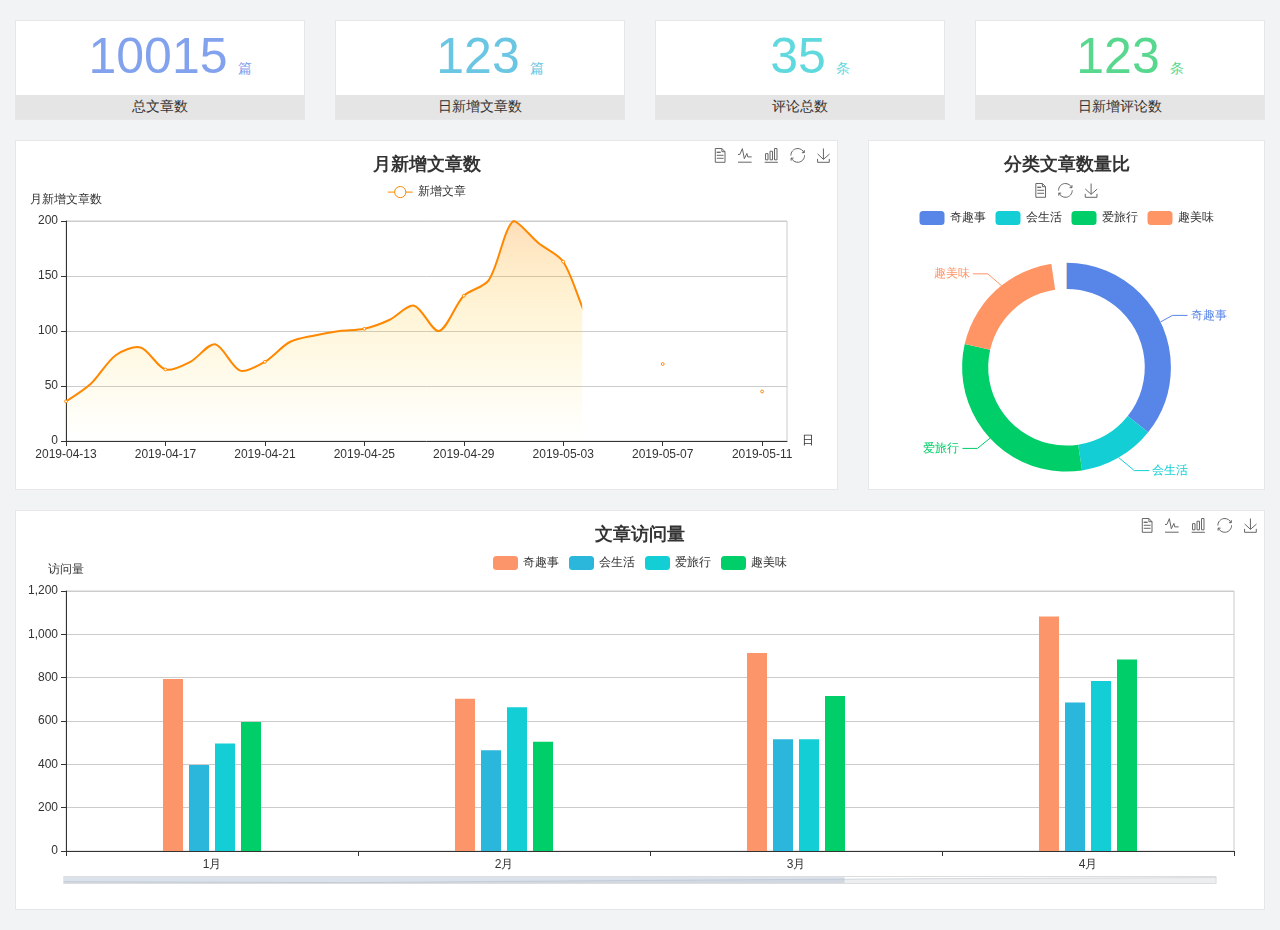
<file: home/dashboard.html>
<!DOCTYPE html>
<html lang="en">

<head>
  <meta charset="UTF-8">
  <meta name="viewport" content="width=device-width, initial-scale=1.0">
  <meta http-equiv="X-UA-Compatible" content="ie=edge">
  <title>图表统计</title>
  <link rel="stylesheet" href="../../assets/lib/bootstrap.css" />
  <link rel="stylesheet" href="../../assets/lib/main.css" />
  <script src="../../assets/lib/jquery.js"></script>
  <script type="text/javascript" src="../../assets/lib/echarts.min.js"></script>
</head>

<body>
  <div class="container-fluid">
    <div class="row spannel_list">
      <div class="col-sm-3 col-xs-6">
        <div class="spannel">
          <em>10015</em><span>篇</span>
          <b>总文章数</b>
        </div>
      </div>
      <div class="col-sm-3 col-xs-6">
        <div class="spannel scolor01">
          <em>123</em><span>篇</span>
          <b>日新增文章数</b>
        </div>
      </div>
      <div class="col-sm-3 col-xs-6">
        <div class="spannel scolor02">
          <em>35</em><span>条</span>
          <b>评论总数</b>
        </div>
      </div>
      <div class="col-sm-3 col-xs-6">
        <div class="spannel scolor03">
          <em>123</em><span>条</span>
          <b>日新增评论数</b>
        </div>
      </div>
    </div>
  </div>

  <div class="container-fluid">
    <div class="row curve-pie">
      <div class="col-lg-8 col-md-8">
        <div class="gragh_pannel" id="curve_show"></div>
      </div>
      <div class="col-lg-4 col-md-4">
        <div class="gragh_pannel" id="pie_show"></div>
      </div>
    </div>
  </div>

  <div class="container-fluid">
    <div class="column_pannel" id="column_show"></div>
  </div>

  <script>
    var oChart = echarts.init(document.getElementById('curve_show'));
    var aList_all = [
      { 'count': 36, 'date': '2019-04-13' },
      { 'count': 52, 'date': '2019-04-14' },
      { 'count': 78, 'date': '2019-04-15' },
      { 'count': 85, 'date': '2019-04-16' },
      { 'count': 65, 'date': '2019-04-17' },
      { 'count': 72, 'date': '2019-04-18' },
      { 'count': 88, 'date': '2019-04-19' },
      { 'count': 64, 'date': '2019-04-20' },
      { 'count': 72, 'date': '2019-04-21' },
      { 'count': 90, 'date': '2019-04-22' },
      { 'count': 96, 'date': '2019-04-23' },
      { 'count': 100, 'date': '2019-04-24' },
      { 'count': 102, 'date': '2019-04-25' },
      { 'count': 110, 'date': '2019-04-26' },
      { 'count': 123, 'date': '2019-04-27' },
      { 'count': 100, 'date': '2019-04-28' },
      { 'count': 132, 'date': '2019-04-29' },
      { 'count': 146, 'date': '2019-04-30' },
      { 'count': 200, 'date': '2019-05-01' },
      { 'count': 180, 'date': '2019-05-02' },
      { 'count': 163, 'date': '2019-05-03' },
      { 'count': 110, 'date': '2019-05-04' },
      { 'count': 80, 'date': '2019-05-05' },
      { 'count': 82, 'date': '2019-05-06' },
      { 'count': 70, 'date': '2019-05-07' },
      { 'count': 65, 'date': '2019-05-08' },
      { 'count': 54, 'date': '2019-05-09' },
      { 'count': 40, 'date': '2019-05-10' },
      { 'count': 45, 'date': '2019-05-11' },
      { 'count': 38, 'date': '2019-05-12' },
    ];

    let aCount = [];
    let aDate = [];

    for (var i = 0; i < aList_all.length; i++) {
      aCount.push(aList_all[i].count);
      aDate.push(aList_all[i].date);
    }

    var chartopt = {
      title: {
        text: '月新增文章数',
        left: 'center',
        top: '10'
      },
      tooltip: {
        trigger: 'axis'
      },
      legend: {
        data: ['新增文章'],
        top: '40'
      },
      toolbox: {
        show: true,
        feature: {
          mark: { show: true },
          dataView: { show: true, readOnly: false },
          magicType: { show: true, type: ['line', 'bar'] },
          restore: { show: true },
          saveAsImage: { show: true }
        }
      },
      calculable: true,
      xAxis: [
        {
          name: '日',
          type: 'category',
          boundaryGap: false,
          data: aDate
        }
      ],
      yAxis: [
        {
          name: '月新增文章数',
          type: 'value'
        }
      ],
      series: [
        {
          name: '新增文章',
          type: 'line',
          smooth: true,
          itemStyle: { normal: { areaStyle: { type: 'default' }, color: '#f80' }, lineStyle: { color: '#f80' } },
          data: aCount
        }],
      areaStyle: {
        normal: {
          color: new echarts.graphic.LinearGradient(0, 0, 0, 1, [{
            offset: 0,
            color: 'rgba(255,136,0,0.39)'
          }, {
            offset: .34,
            color: 'rgba(255,180,0,0.25)'
          }, {
            offset: 1,
            color: 'rgba(255,222,0,0.00)'
          }])

        }
      },
      grid: {
        show: true,
        x: 50,
        x2: 50,
        y: 80,
        height: 220
      }
    };

    oChart.setOption(chartopt);


    var oPie = echarts.init(document.getElementById('pie_show'));
    var oPieopt =
    {
      title: {
        top: 10,
        text: '分类文章数量比',
        x: 'center'
      },
      tooltip: {
        trigger: 'item',
        formatter: "{a} <br/>{b} : {c} ({d}%)"
      },
      color: ['#5885e8', '#13cfd5', '#00ce68', '#ff9565'],
      legend: {
        x: 'center',
        top: 65,
        data: ['奇趣事', '会生活', '爱旅行', '趣美味']
      },
      toolbox: {
        show: true,
        x: 'center',
        top: 35,
        feature: {
          mark: { show: true },
          dataView: { show: true, readOnly: false },
          magicType: {
            show: true,
            type: ['pie', 'funnel'],
            option: {
              funnel: {
                x: '25%',
                width: '50%',
                funnelAlign: 'left',
                max: 1548
              }
            }
          },
          restore: { show: true },
          saveAsImage: { show: true }
        }
      },
      calculable: true,
      series: [
        {
          name: '访问来源',
          type: 'pie',
          radius: ['45%', '60%'],
          center: ['50%', '65%'],
          data: [
            { value: 300, name: '奇趣事' },
            { value: 100, name: '会生活' },
            { value: 260, name: '爱旅行' },
            { value: 180, name: '趣美味' }
          ]
        }
      ]
    };
    oPie.setOption(oPieopt);



    var oColumn = this.echarts.init(document.getElementById('column_show'));
    var oColumnopt =
    {
      title: {
        text: '文章访问量',
        left: 'center',
        top: '10'
      },
      tooltip: {
        trigger: 'axis'
      },
      legend: {
        data: ['奇趣事', '会生活', '爱旅行', '趣美味'],
        top: '40'
      },
      toolbox: {
        show: true,
        feature: {
          mark: { show: true },
          dataView: { show: true, readOnly: false },
          magicType: { show: true, type: ['line', 'bar'] },
          restore: { show: true },
          saveAsImage: { show: true }
        }
      },
      calculable: true,
      xAxis: [
        {
          type: 'category',
          data: ['1月', '2月', '3月', '4月', '5月']
        }
      ],
      yAxis: [
        {
          name: '访问量',
          type: 'value'
        }
      ],
      series: [
        {
          name: '奇趣事',
          type: 'bar',
          barWidth: 20,
          itemStyle: {
            normal: { areaStyle: { type: 'default' }, color: '#fd956a' }
          },
          data: [800, 708, 920, 1090, 1200]
        },
        {
          name: '会生活',
          type: 'bar',
          barWidth: 20,
          itemStyle: {
            normal: { areaStyle: { type: 'default' }, color: '#2bb6db' }
          },
          data: [400, 468, 520, 690, 800]
        },
        {
          name: '爱旅行',
          type: 'bar',
          barWidth: 20,
          itemStyle: {
            normal: { areaStyle: { type: 'default' }, color: '#13cfd5' }
          },
          data: [500, 668, 520, 790, 900]
        },
        {
          name: '趣美味',
          type: 'bar',
          barWidth: 20,
          itemStyle: {
            normal: { areaStyle: { type: 'default' }, color: '#00ce68' }
          },
          data: [600, 508, 720, 890, 1000]
        }
      ],
      grid: {
        show: true,
        x: 50,
        x2: 30,
        y: 80,
        height: 260
      },
      dataZoom: [//给x轴设置滚动条
        {
          start: 0,//默认为0
          end: 100 - 1000 / 31,//默认为100
          type: 'slider',
          show: true,
          xAxisIndex: [0],
          handleSize: 0,//滑动条的 左右2个滑动条的大小
          height: 8,//组件高度
          left: 45, //左边的距离
          right: 50,//右边的距离
          bottom: 26,//右边的距离
          handleColor: '#ddd',//h滑动图标的颜色
          handleStyle: {
            borderColor: "#cacaca",
            borderWidth: "1",
            shadowBlur: 2,
            background: "#ddd",
            shadowColor: "#ddd",
          }
        }]
    };
    oColumn.setOption(oColumnopt);
  </script>
</body>

</html>
</file>
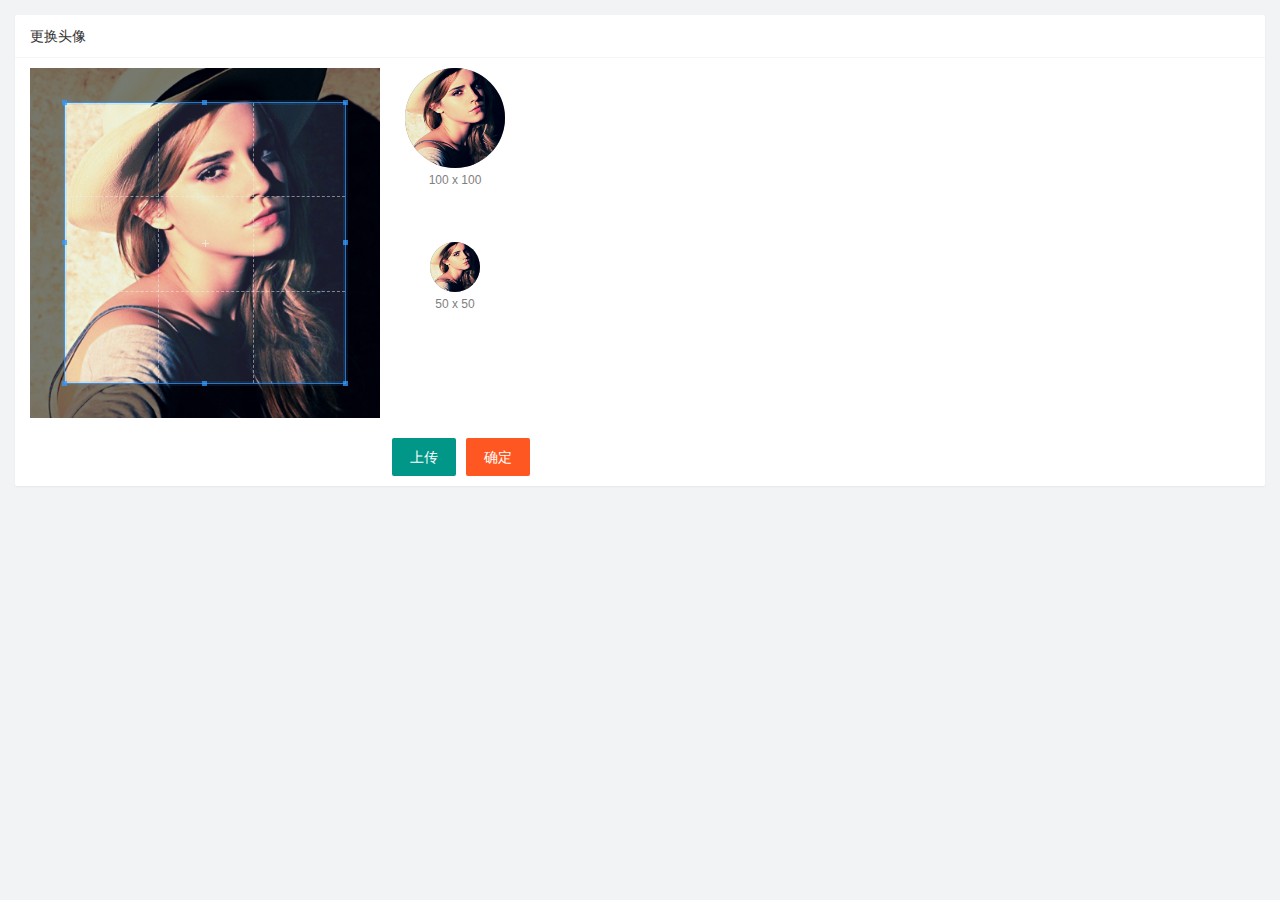
<file: user/user_avatar.html>
<!DOCTYPE html>
<html lang="en">

<head>
    <meta charset="UTF-8">
    <meta http-equiv="X-UA-Compatible" content="IE=edge">
    <meta name="viewport" content="width=device-width, initial-scale=1.0">
    <title>Document</title>
    <link rel="stylesheet" href="/assets/lib/layui/css/layui.css">
    <link rel="stylesheet" href="/assets/lib/cropper/cropper.css" />
    <link rel="stylesheet" href="/assets/css/user/user_avatar.css">
</head>

<body>
    <!-- 卡片区域 -->
    <div class="layui-card">
        <div class="layui-card-header">更换头像</div>
        <div class="layui-card-body">
            <!-- 第一行的图片裁剪和预览区域 -->
            <div class="row1">
                <!-- 图片裁剪区域 -->
                <div class="cropper-box">
                    <!-- 这个 img 标签很重要，将来会把它初始化为裁剪区域 -->
                    <img id="image" src="/assets/images/sample.jpg" />
                </div>
                <!-- 图片的预览区域 -->
                <div class="preview-box">
                    <div>
                        <!-- 宽高为 100px 的预览区域 -->
                        <div class="img-preview w100"></div>
                        <p class="size">100 x 100</p>
                    </div>
                    <div>
                        <!-- 宽高为 50px 的预览区域 -->
                        <div class="img-preview w50"></div>
                        <p class="size">50 x 50</p>
                    </div>
                </div>
            </div>

            <!-- 第二行的按钮区域 -->
            <div class="row2">
                <!-- 通过accept可以指定用户选择文件的类型 -->
                <input type="file" id="file" accept="image/png,image/jpeg">
                <button type="button" class="layui-btn" id="btnChooseImage">上传</button>
                <button type="button" id="btnUpload" class="layui-btn layui-btn-danger">确定</button>
            </div>
        </div>
    </div>
    <script src="/assets/lib/layui/layui.all.js"></script>
    <script src="/assets/lib/jquery.js"></script>
    <script src="/assets/lib/cropper/Cropper.js"></script>
    <script src="/assets/lib/cropper/jquery-cropper.js"></script>
    <script src="/assets/js/baseApi.js"></script>
    <script src="/assets/js/user/user_avatar.js"></script>
</body>

</html>
</file>
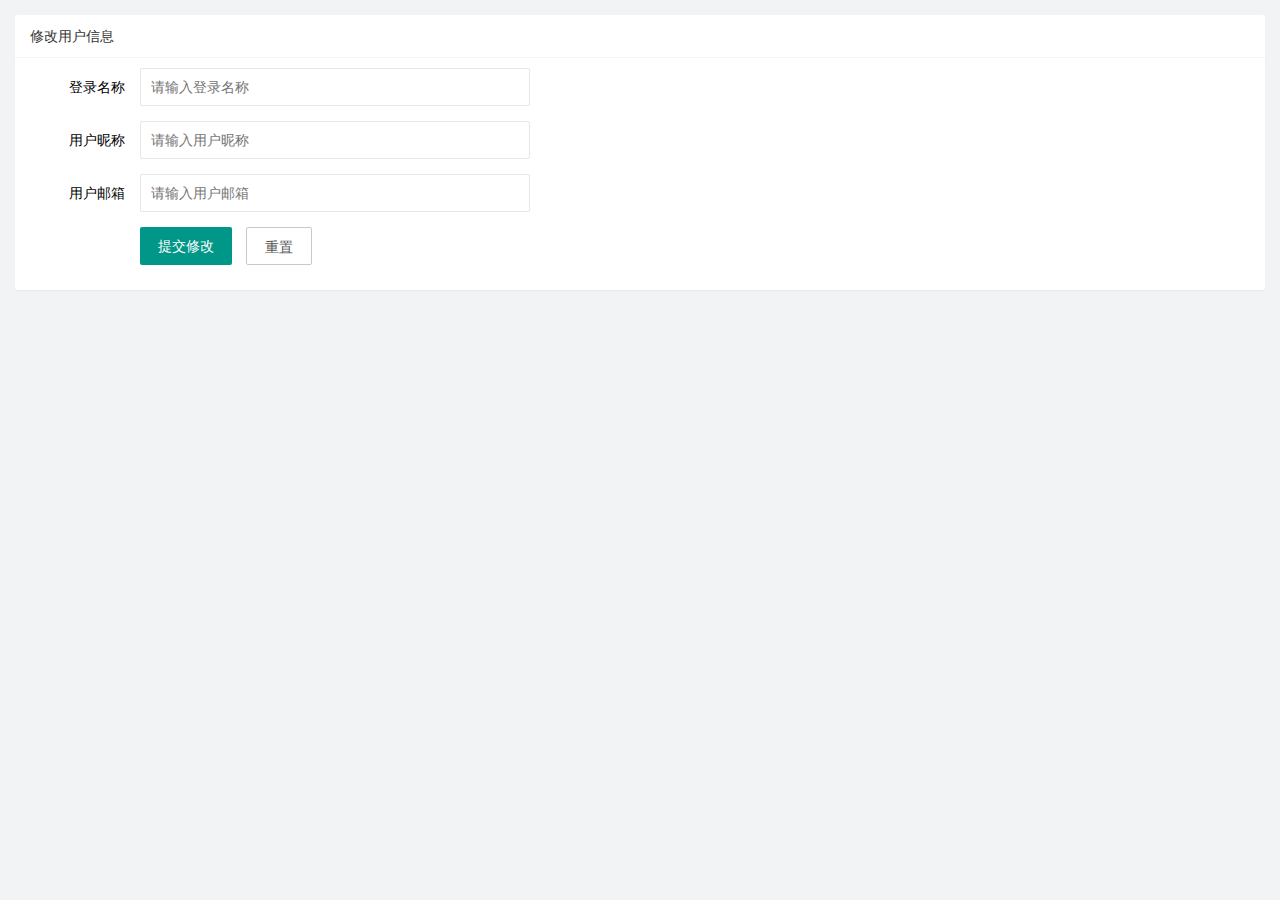
<file: user/user_info.html>
<!DOCTYPE html>
<html lang="en">

<head>
    <meta charset="UTF-8">
    <meta http-equiv="X-UA-Compatible" content="IE=edge">
    <meta name="viewport" content="width=device-width, initial-scale=1.0">
    <title>Document</title>
    <!-- 导入layui.css -->
    <link rel="stylesheet" href="/assets/lib/layui/css/layui.css">
    <link rel="stylesheet" href="/assets/css/user/user_info.css">
</head>

<body>
    <!-- 卡片区域 -->
    <div class="layui-card">
        <div class="layui-card-header">修改用户信息</div>
        <div class="layui-card-body">
            <!-- 表单区域 -->
            <form class="layui-form" lay-filter="formUserInfo">
                <!-- 这是隐藏域 -->
                <input type="hidden" name="id" value="">
                <div class="layui-form-item">
                    <label class="layui-form-label">登录名称</label>
                    <div class="layui-input-block">
                        <input type="text" name="username" required lay-verify="required" placeholder="请输入登录名称" autocomplete="off" class="layui-input" readonly>
                    </div>
                </div>
                <div class="layui-form-item">
                    <label class="layui-form-label">用户昵称</label>
                    <div class="layui-input-block">
                        <input type="text" name="nickname" required lay-verify="required|nickname" placeholder="请输入用户昵称" autocomplete="off" class="layui-input">
                    </div>
                </div>
                <div class="layui-form-item">
                    <label class="layui-form-label">用户邮箱</label>
                    <div class="layui-input-block">
                        <input type="text" name="email" required lay-verify="required|email" placeholder="请输入用户邮箱" autocomplete="off" class="layui-input">
                    </div>
                </div>
                <div class="layui-form-item">
                    <div class="layui-input-block">
                        <button class="layui-btn" lay-submit lay-filter="formDemo">提交修改</button>
                        <button type="reset" class="layui-btn layui-btn-primary" id="btnReset">重置</button>
                    </div>
                </div>
            </form>
        </div>
    </div>
    <script src="/assets/lib/layui/layui.all.js"></script>
    <script src="/assets/lib/jquery.js"></script>
    <script src="/assets/js/baseApi.js"></script>
    <script src="/assets/js/user/user_info.js"></script>
</body>

</html>
</file>
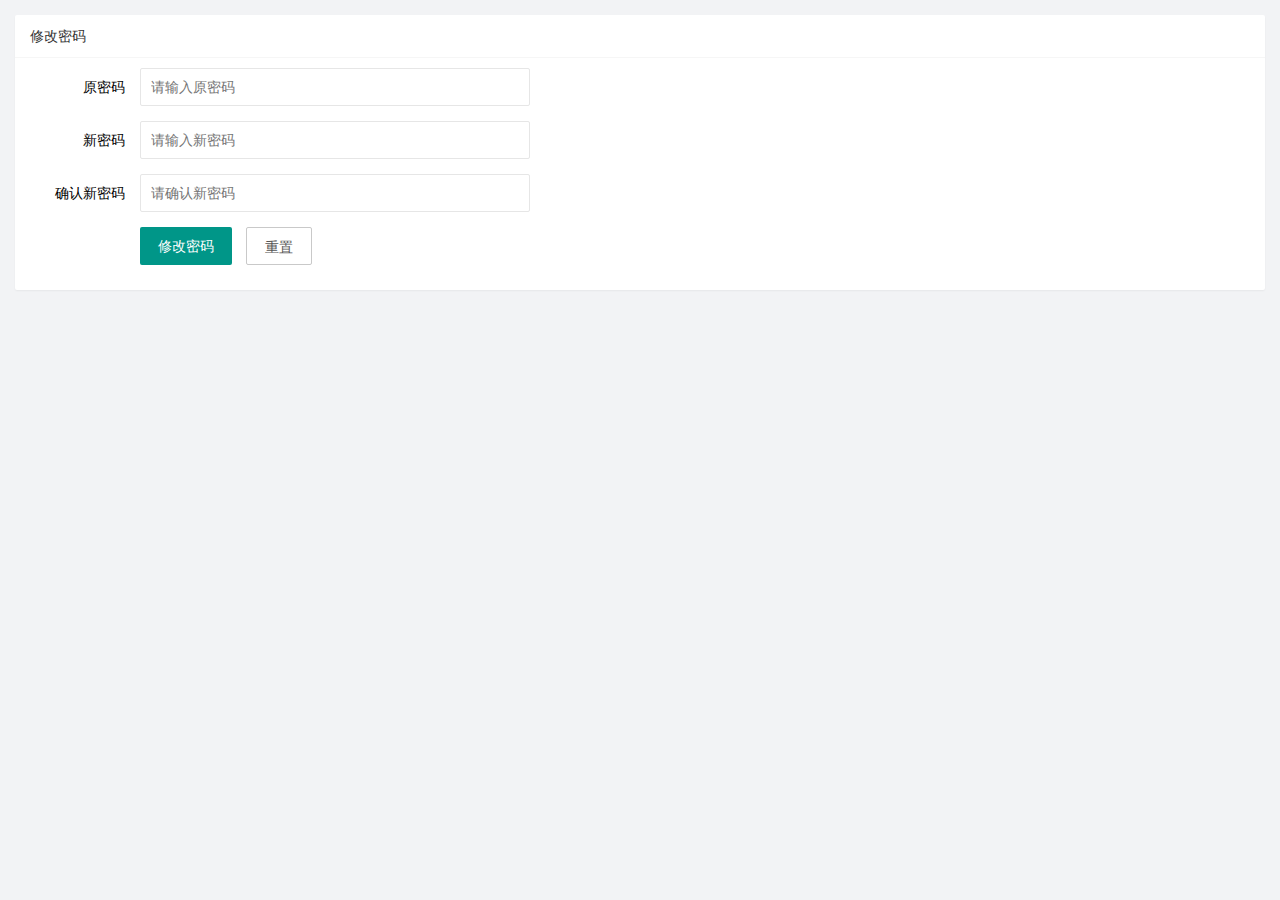
<file: user/user_pwd.html>
<!DOCTYPE html>
<html lang="en">

<head>
    <meta charset="UTF-8">
    <meta http-equiv="X-UA-Compatible" content="IE=edge">
    <meta name="viewport" content="width=device-width, initial-scale=1.0">
    <title>Document</title>
    <link rel="stylesheet" href="/assets/lib/layui/css/layui.css">
    <link rel="stylesheet" href="/assets/css/user/user_pwd.css">
</head>

<body>
    <!-- 卡片区域 -->
    <div class="layui-card">
        <div class="layui-card-header">修改密码</div>
        <div class="layui-card-body">
            <form class="layui-form" action="">
                <div class="layui-form-item">
                    <label class="layui-form-label">原密码</label>
                    <div class="layui-input-block">
                        <input type="text" name="oldPwd" required lay-verify="required|pwd" placeholder="请输入原密码" autocomplete="off" class="layui-input">
                    </div>
                </div>
                <div class="layui-form-item">
                    <label class="layui-form-label">新密码</label>
                    <div class="layui-input-block">
                        <input type="text" name="newPwd" required lay-verify="required|pwd|samePwd" placeholder="请输入新密码" autocomplete="off" class="layui-input">
                    </div>
                </div>
                <div class="layui-form-item">
                    <label class="layui-form-label">确认新密码</label>
                    <div class="layui-input-block">
                        <input type="text" name="rePwd" required lay-verify="required|pwd|rePwd" placeholder="请确认新密码" autocomplete="off" class="layui-input">
                    </div>
                </div>
                <div class="layui-form-item">
                    <div class="layui-input-block">
                        <button class="layui-btn" lay-submit lay-filter="formDemo">修改密码</button>
                        <button type="reset" class="layui-btn layui-btn-primary">重置</button>
                    </div>
                </div>
            </form>
        </div>
    </div>
    <script src="/assets/lib/layui/layui.all.js"></script>
    <script src="/assets/lib/jquery.js"></script>
    <script src="/assets/js/baseApi.js"></script>
    <script src="/assets/js/user/user_pwd.js"></script>
</body>

</html>
</file>
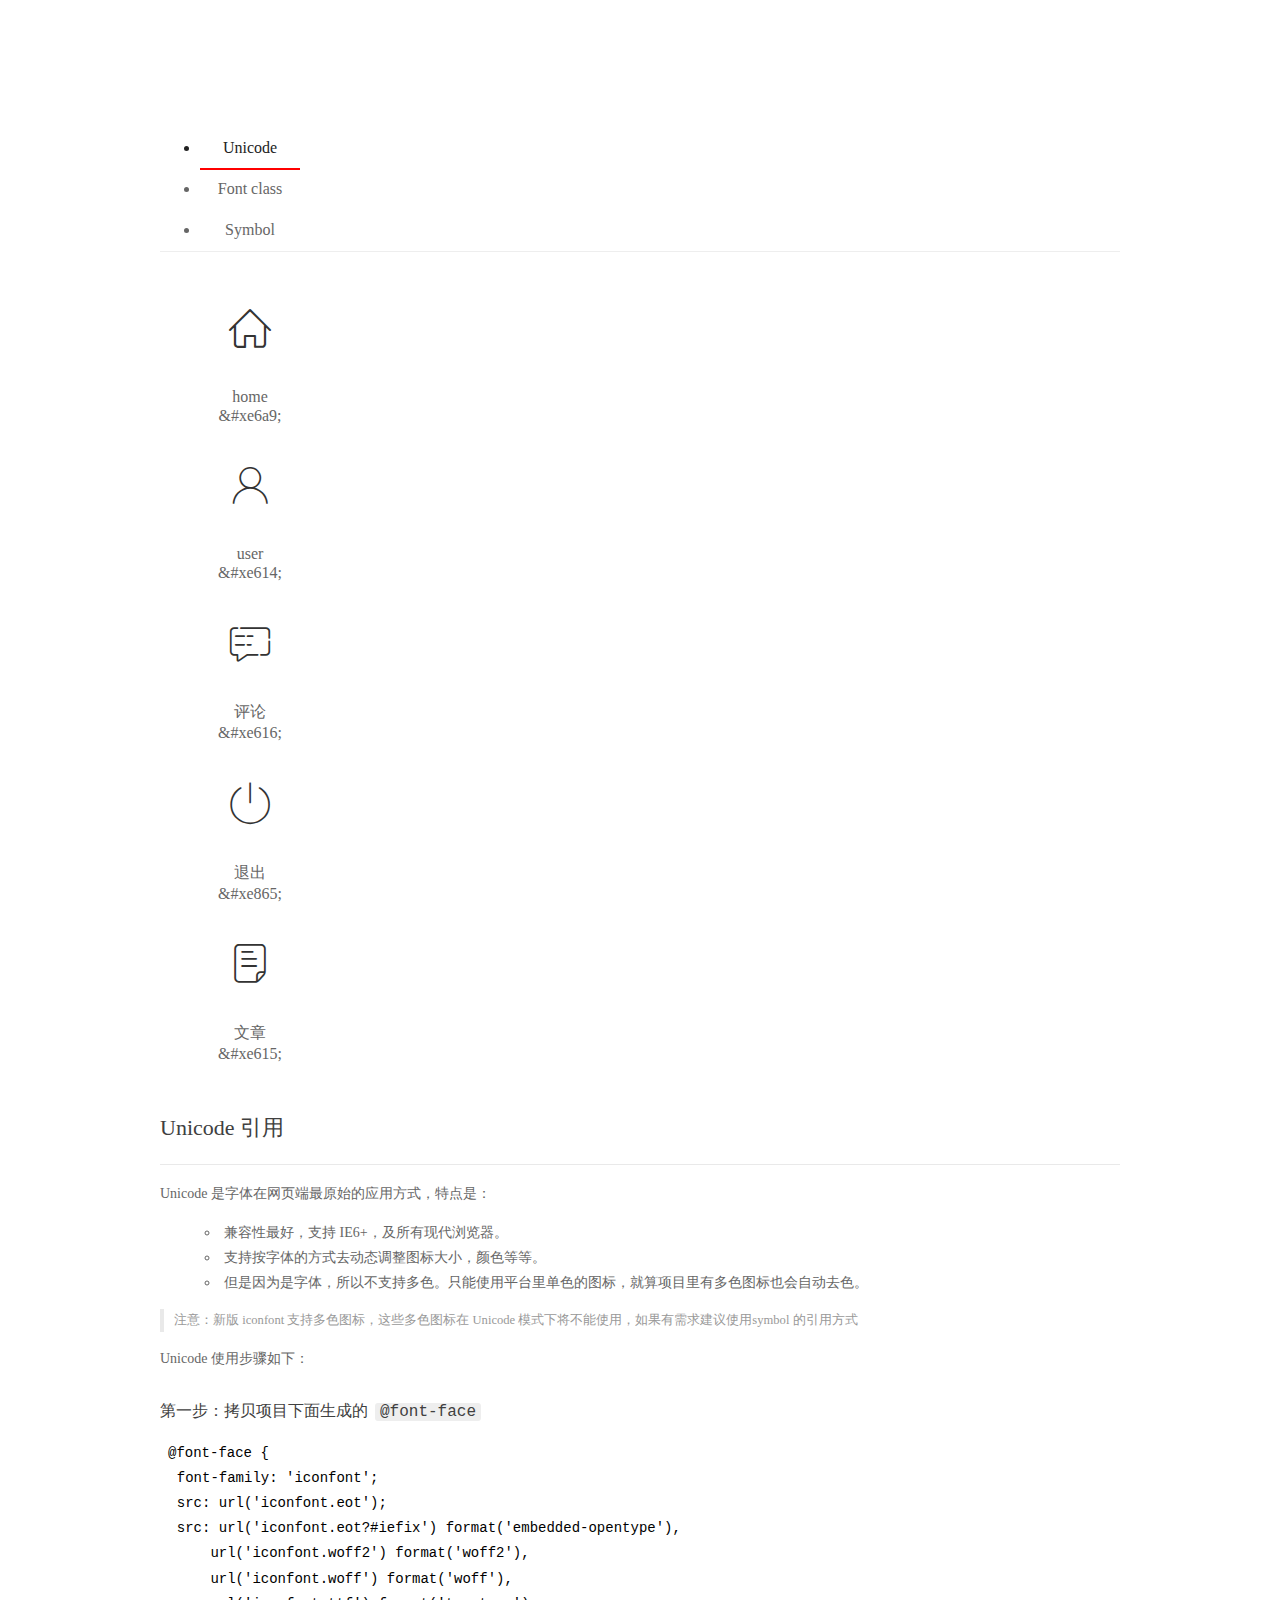
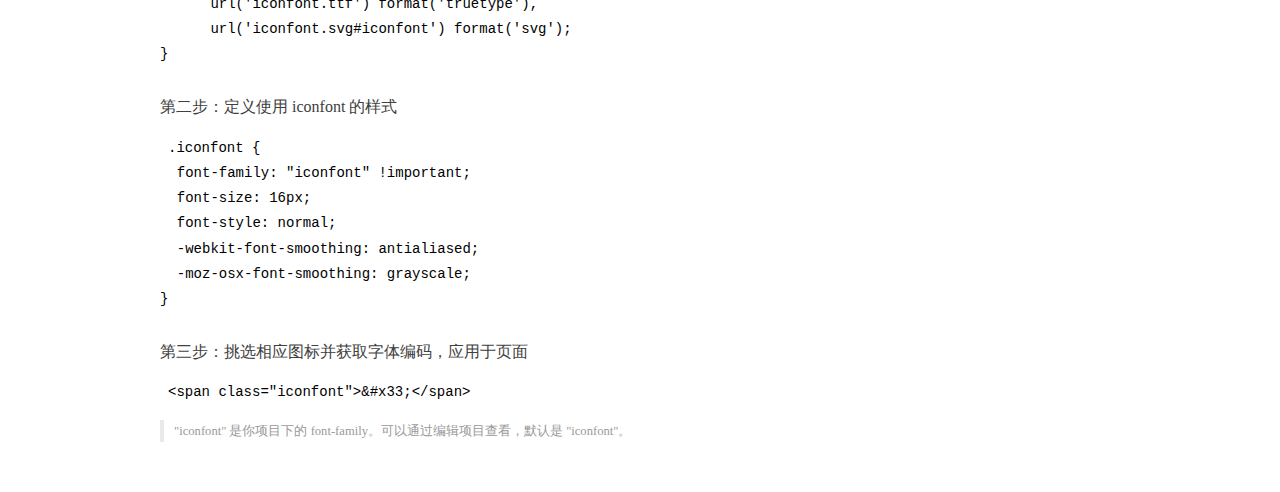
<file: assets/fonts/demo_index.html>
<!DOCTYPE html>
<html>
<head>
  <meta charset="utf-8"/>
  <title>IconFont Demo</title>
  <link rel="shortcut icon" href="https://gtms04.alicdn.com/tps/i4/TB1_oz6GVXXXXaFXpXXJDFnIXXX-64-64.ico" type="image/x-icon"/>
  <link rel="stylesheet" href="https://g.alicdn.com/thx/cube/1.3.2/cube.min.css">
  <link rel="stylesheet" href="demo.css">
  <link rel="stylesheet" href="iconfont.css">
  <script src="iconfont.js"></script>
  <!-- jQuery -->
  <script src="https://a1.alicdn.com/oss/uploads/2018/12/26/7bfddb60-08e8-11e9-9b04-53e73bb6408b.js"></script>
  <!-- 代码高亮 -->
  <script src="https://a1.alicdn.com/oss/uploads/2018/12/26/a3f714d0-08e6-11e9-8a15-ebf944d7534c.js"></script>
</head>
<body>
  <div class="main">
    <h1 class="logo"><a href="https://www.iconfont.cn/" title="iconfont 首页" target="_blank">&#xe86b;</a></h1>
    <div class="nav-tabs">
      <ul id="tabs" class="dib-box">
        <li class="dib active"><span>Unicode</span></li>
        <li class="dib"><span>Font class</span></li>
        <li class="dib"><span>Symbol</span></li>
      </ul>
      
    </div>
    <div class="tab-container">
      <div class="content unicode" style="display: block;">
          <ul class="icon_lists dib-box">
          
            <li class="dib">
              <span class="icon iconfont">&#xe6a9;</span>
                <div class="name">home</div>
                <div class="code-name">&amp;#xe6a9;</div>
              </li>
          
            <li class="dib">
              <span class="icon iconfont">&#xe614;</span>
                <div class="name">user</div>
                <div class="code-name">&amp;#xe614;</div>
              </li>
          
            <li class="dib">
              <span class="icon iconfont">&#xe616;</span>
                <div class="name">评论</div>
                <div class="code-name">&amp;#xe616;</div>
              </li>
          
            <li class="dib">
              <span class="icon iconfont">&#xe865;</span>
                <div class="name">退出</div>
                <div class="code-name">&amp;#xe865;</div>
              </li>
          
            <li class="dib">
              <span class="icon iconfont">&#xe615;</span>
                <div class="name">文章</div>
                <div class="code-name">&amp;#xe615;</div>
              </li>
          
          </ul>
          <div class="article markdown">
          <h2 id="unicode-">Unicode 引用</h2>
          <hr>

          <p>Unicode 是字体在网页端最原始的应用方式，特点是：</p>
          <ul>
            <li>兼容性最好，支持 IE6+，及所有现代浏览器。</li>
            <li>支持按字体的方式去动态调整图标大小，颜色等等。</li>
            <li>但是因为是字体，所以不支持多色。只能使用平台里单色的图标，就算项目里有多色图标也会自动去色。</li>
          </ul>
          <blockquote>
            <p>注意：新版 iconfont 支持多色图标，这些多色图标在 Unicode 模式下将不能使用，如果有需求建议使用symbol 的引用方式</p>
          </blockquote>
          <p>Unicode 使用步骤如下：</p>
          <h3 id="-font-face">第一步：拷贝项目下面生成的 <code>@font-face</code></h3>
<pre><code class="language-css"
>@font-face {
  font-family: 'iconfont';
  src: url('iconfont.eot');
  src: url('iconfont.eot?#iefix') format('embedded-opentype'),
      url('iconfont.woff2') format('woff2'),
      url('iconfont.woff') format('woff'),
      url('iconfont.ttf') format('truetype'),
      url('iconfont.svg#iconfont') format('svg');
}
</code></pre>
          <h3 id="-iconfont-">第二步：定义使用 iconfont 的样式</h3>
<pre><code class="language-css"
>.iconfont {
  font-family: "iconfont" !important;
  font-size: 16px;
  font-style: normal;
  -webkit-font-smoothing: antialiased;
  -moz-osx-font-smoothing: grayscale;
}
</code></pre>
          <h3 id="-">第三步：挑选相应图标并获取字体编码，应用于页面</h3>
<pre>
<code class="language-html"
>&lt;span class="iconfont"&gt;&amp;#x33;&lt;/span&gt;
</code></pre>
          <blockquote>
            <p>"iconfont" 是你项目下的 font-family。可以通过编辑项目查看，默认是 "iconfont"。</p>
          </blockquote>
          </div>
      </div>
      <div class="content font-class">
        <ul class="icon_lists dib-box">
          
          <li class="dib">
            <span class="icon iconfont icon-home"></span>
            <div class="name">
              home
            </div>
            <div class="code-name">.icon-home
            </div>
          </li>
          
          <li class="dib">
            <span class="icon iconfont icon-user"></span>
            <div class="name">
              user
            </div>
            <div class="code-name">.icon-user
            </div>
          </li>
          
          <li class="dib">
            <span class="icon iconfont icon-pinglun"></span>
            <div class="name">
              评论
            </div>
            <div class="code-name">.icon-pinglun
            </div>
          </li>
          
          <li class="dib">
            <span class="icon iconfont icon-tuichu"></span>
            <div class="name">
              退出
            </div>
            <div class="code-name">.icon-tuichu
            </div>
          </li>
          
          <li class="dib">
            <span class="icon iconfont icon-16"></span>
            <div class="name">
              文章
            </div>
            <div class="code-name">.icon-16
            </div>
          </li>
          
        </ul>
        <div class="article markdown">
        <h2 id="font-class-">font-class 引用</h2>
        <hr>

        <p>font-class 是 Unicode 使用方式的一种变种，主要是解决 Unicode 书写不直观，语意不明确的问题。</p>
        <p>与 Unicode 使用方式相比，具有如下特点：</p>
        <ul>
          <li>兼容性良好，支持 IE8+，及所有现代浏览器。</li>
          <li>相比于 Unicode 语意明确，书写更直观。可以很容易分辨这个 icon 是什么。</li>
          <li>因为使用 class 来定义图标，所以当要替换图标时，只需要修改 class 里面的 Unicode 引用。</li>
          <li>不过因为本质上还是使用的字体，所以多色图标还是不支持的。</li>
        </ul>
        <p>使用步骤如下：</p>
        <h3 id="-fontclass-">第一步：引入项目下面生成的 fontclass 代码：</h3>
<pre><code class="language-html">&lt;link rel="stylesheet" href="./iconfont.css"&gt;
</code></pre>
        <h3 id="-">第二步：挑选相应图标并获取类名，应用于页面：</h3>
<pre><code class="language-html">&lt;span class="iconfont icon-xxx"&gt;&lt;/span&gt;
</code></pre>
        <blockquote>
          <p>"
            iconfont" 是你项目下的 font-family。可以通过编辑项目查看，默认是 "iconfont"。</p>
        </blockquote>
      </div>
      </div>
      <div class="content symbol">
          <ul class="icon_lists dib-box">
          
            <li class="dib">
                <svg class="icon svg-icon" aria-hidden="true">
                  <use xlink:href="#icon-home"></use>
                </svg>
                <div class="name">home</div>
                <div class="code-name">#icon-home</div>
            </li>
          
            <li class="dib">
                <svg class="icon svg-icon" aria-hidden="true">
                  <use xlink:href="#icon-user"></use>
                </svg>
                <div class="name">user</div>
                <div class="code-name">#icon-user</div>
            </li>
          
            <li class="dib">
                <svg class="icon svg-icon" aria-hidden="true">
                  <use xlink:href="#icon-pinglun"></use>
                </svg>
                <div class="name">评论</div>
                <div class="code-name">#icon-pinglun</div>
            </li>
          
            <li class="dib">
                <svg class="icon svg-icon" aria-hidden="true">
                  <use xlink:href="#icon-tuichu"></use>
                </svg>
                <div class="name">退出</div>
                <div class="code-name">#icon-tuichu</div>
            </li>
          
            <li class="dib">
                <svg class="icon svg-icon" aria-hidden="true">
                  <use xlink:href="#icon-16"></use>
                </svg>
                <div class="name">文章</div>
                <div class="code-name">#icon-16</div>
            </li>
          
          </ul>
          <div class="article markdown">
          <h2 id="symbol-">Symbol 引用</h2>
          <hr>

          <p>这是一种全新的使用方式，应该说这才是未来的主流，也是平台目前推荐的用法。相关介绍可以参考这篇<a href="">文章</a>
            这种用法其实是做了一个 SVG 的集合，与另外两种相比具有如下特点：</p>
          <ul>
            <li>支持多色图标了，不再受单色限制。</li>
            <li>通过一些技巧，支持像字体那样，通过 <code>font-size</code>, <code>color</code> 来调整样式。</li>
            <li>兼容性较差，支持 IE9+，及现代浏览器。</li>
            <li>浏览器渲染 SVG 的性能一般，还不如 png。</li>
          </ul>
          <p>使用步骤如下：</p>
          <h3 id="-symbol-">第一步：引入项目下面生成的 symbol 代码：</h3>
<pre><code class="language-html">&lt;script src="./iconfont.js"&gt;&lt;/script&gt;
</code></pre>
          <h3 id="-css-">第二步：加入通用 CSS 代码（引入一次就行）：</h3>
<pre><code class="language-html">&lt;style&gt;
.icon {
  width: 1em;
  height: 1em;
  vertical-align: -0.15em;
  fill: currentColor;
  overflow: hidden;
}
&lt;/style&gt;
</code></pre>
          <h3 id="-">第三步：挑选相应图标并获取类名，应用于页面：</h3>
<pre><code class="language-html">&lt;svg class="icon" aria-hidden="true"&gt;
  &lt;use xlink:href="#icon-xxx"&gt;&lt;/use&gt;
&lt;/svg&gt;
</code></pre>
          </div>
      </div>

    </div>
  </div>
  <script>
  $(document).ready(function () {
      $('.tab-container .content:first').show()

      $('#tabs li').click(function (e) {
        var tabContent = $('.tab-container .content')
        var index = $(this).index()

        if ($(this).hasClass('active')) {
          return
        } else {
          $('#tabs li').removeClass('active')
          $(this).addClass('active')

          tabContent.hide().eq(index).fadeIn()
        }
      })
    })
  </script>
</body>
</html>
</file>
<file: assets/lib/main.css>
body{
    font-family:'MicroSoft YaHei';
    background-color: #f2f3f5;
}
.main_wrap{
    position:fixed;
    width:100%;
    height:100%;
    left:0px;
    top:0px;
    background:url('../images/login_bg.jpg'); 
    background-size:100% 100%; 
  }
.header{
    width:1200px;
    overflow: hidden;
    margin:20px auto 0;
}
.heade .logo{
    float: left;
}
.header .copyright{
    float:right;
    font-size:12px;
    color:#fff;
    text-align:right;
    line-height:20px;
    margin-top:10px;
}
.login_form_con{
    position:absolute;
    left:50%;
    top:50%;
    margin-left:-200px;
    margin-top:-155px;
    width:400px;
    height:310px;
    background-color: #edeff0;
}

.login_form{
    position: relative;
}

.login_form .icon-user{
    position:absolute;
    font-size:16px;
    color:#999;
    left:46px;
    top:12px;
}
.login_form .icon-key{
    position:absolute;
    font-size:18px;
    color:#999;
    left:46px;
    top:78px;
}
.login_title{
    height:60px;
    background:url('../images/login_title.png') center center no-repeat #fff;
}
.input_txt,.input_pass,.input_sub{
    display:block;
    width:334px;
    height:37px;
    padding:0px;
    text-indent:40px;
    border:1px solid #ddd;
    margin:27px auto 0;
    outline:none;
}
.input_sub{
    margin-top:40px;
    height:42px;
    background-color: #19b9e7;
    text-indent:0px;
    font-size:18px;
    color:#fff;
    cursor: pointer;
}
.input_sub:hover{
    background-color: #08a0cc;
}

.sider{
    position:fixed;
    left:0;
    top:0;
    bottom:0;
    width:210px;
    background-color: #323745;
}
.sider .logo{
    display:block;
    height:56px;
    background-color: #242732;
    overflow: hidden;
}
.sider .logo img{
    display:block;
    margin:6px auto 0;
}
.user_info{
    height:79px;
    border-bottom:1px solid #5a5e6b;
}

.user_info img{
    float: left;
    width:40px;
    height:40px;
    border-radius:20px;
    margin:19px 0 0 30px;
}
.user_info span{
    float: left;
    width:120px;
    font-size:12px;
    color:#fff;
    margin:23px 0 0 20px;
}
.user_info b{
    float: left;
    width: 120px;
    font-weight:normal;
    font-size:12px;
    color:#adafb5;
    margin:2px 0 0 20px;
}

.menu .level01{
    height:50px;
    line-height:50px;
}
.menu .level01 a{
    display:block;
    height:50px;
    font-size:12px;
    color:#adafb5;
    overflow: hidden;
}
.menu .level01.active a{
    background-color: #1378f0;
    color:#fff;
}
.menu .level01.active i{
    color:#fff;
}

.menu .level01 a:hover{
    background-color: #1378f0;
    color:#fff;
}
.menu .level01 a:hover i{
    color:#fff;
}
.menu .level01 i{
    color:#61646f;
    font-size:22px;
    float: left;
    margin-left:26px;
}
.menu .level01 span{
    float: left;
    margin-left:10px;
}
.menu .level01 b{
    float: right;
    margin-right:20px;
    font-weight:normal;
    transform:rotate(90deg);
    transition:all 500ms ease;
}

.menu .level01 .rotate0{
    transform:rotate(0deg);
}

.menu .level02{
    background: #242732;
    display:none;
}


.menu .level02 li{
    height:40px;
    line-height:40px;
}
.menu .level02 li a{
    display:block;
    height:40px;
    font-size:12px;
    color:#adafb5;
    overflow: hidden;
}

.menu .level02 li a:hover{
    background-color: #1378f0;
    color:#fff;
}

.menu .level02 li i{
    font-size:12px;
    float: left;
    margin-left:60px;
}
.menu .level02 li span{
    font-size:12px;
    float: left;
    margin-left:5px;
}

.menu .level02 .active a{
    color:#ffae00;
}

.header_bar{
    position:fixed;
    left:210px;
    right:0;
    top:0;
    height:56px;
    background-color: #fff;
}

.main{
    position:fixed;
    left:210px;
    top:56px;
    right:0;
    bottom:0;
    background-color: #f2f3f5;
}

.search_form{
    width:218px;
    height:33px;
    border:1px solid #ddd;
    background-color: #f2f3f5;
    border-radius:16px;
    float: left;
    margin:12px 0 0 27px;
}

.search_form input{
    padding:0px;
    margin:0px;
    border:0px;
    float: left;
    background-color: #f2f3f5;
    font-size:12px;
    width:175px;
    height:31px;
    margin-left:12px;
    outline:none;
   
}

.search_form .icon-search{
    line-height:33px;
    cursor: pointer;
    font-size:18px;
    color:#abaebb;
}
.user_center_link{
    float:right;

}
.user_center_link a{
    line-height:56px;
    font-size:12px;
    color:#999;
    margin-right:15px;
}
.user_center_link a:hover{
    color:#ffae00
}

.user_center_link img{
    width:42px;
    height:42px;
    border-radius:32px;
    margin-right:10px;
}

.spannel_list{
    margin-top:20px;
}

.spannel{
	height:100px;
	overflow:hidden;
	text-align:center;
    position:relative;
    background-color: #fff;
    border:1px solid #e7e7e9;
    margin-bottom:20px;
}

.spannel em{
    font-style:normal;
	font-size:50px;
	line-height:50px;
	display:inline-block;
	margin:10px 0 0 20px;
	font-family:'Arial';
	color:#83a2ed;
}

.spannel span{
	font-size:14px;
	display:inline-block;
	color:#83a2ed;
	margin-left:10px;
}

.spannel b{
	position:absolute;
	left:0;
	bottom:0;
	width:100%;
	line-height:24px;
	background:#e5e5e5;
	color:#333;
	font-size:14px;
	font-weight:normal;
}

.scolor01 em,.scolor01 span{
	color:#6ac6e2;
}

.scolor02 em,.scolor02 span{
	color:#5fd9de;
}

.scolor03 em,.scolor03 span{
	color:#58d88e;
}


.gragh_pannel{
    height:350px;
    border:1px solid #e7e7e9;
    background-color: #fff!important; 
    margin-bottom:20px;  
}

.column_pannel{
    margin-bottom:20px;
    height:400px;
    border:1px solid #e7e7e9;
    background-color: #fff!important;   
}

.common_title{
    line-height:42px;
    background-color: #fbfbfb;
    border:1px solid #e7e7e9;
    margin-top:20px;
    text-indent: 15px;
    font-size:14px;
    color:#333;
}

.common_con{
    border:1px solid #e7e7e9;
    border-top:0px;
    background-color: #fff;
    padding-bottom:20px;
    margin-bottom:20px;
}
.opt_btns{
    margin-top:20px;
}

.mp20{
    margin-top:20px;
}

.pagination{   
   margin:0;
}

.article_form{
    margin-top:20px;
}

.form-group{
    margin-bottom:25px;
}

.form-group label{
    font-weight:normal;
    color:#666;
}

.icon-icondate{
    line-height:16px;
}

.user_pic{
    width:100px;
    height:100px;
    margin-bottom:10px;
}

.article_cover{
    width:200px;
    height:200px;
    margin-bottom:10px;
}
</file>
<file: assets/lib/layui/css/layui.css>
/** layui-v2.5.5 MIT License By https://www.layui.com */
 .layui-inline,img{display:inline-block;vertical-align:middle}h1,h2,h3,h4,h5,h6{font-weight:400}.layui-edge,.layui-header,.layui-inline,.layui-main{position:relative}.layui-body,.layui-edge,.layui-elip{overflow:hidden}.layui-btn,.layui-edge,.layui-inline,img{vertical-align:middle}.layui-btn,.layui-disabled,.layui-icon,.layui-unselect{-moz-user-select:none;-webkit-user-select:none;-ms-user-select:none}.layui-elip,.layui-form-checkbox span,.layui-form-pane .layui-form-label{text-overflow:ellipsis;white-space:nowrap}.layui-breadcrumb,.layui-tree-btnGroup{visibility:hidden}blockquote,body,button,dd,div,dl,dt,form,h1,h2,h3,h4,h5,h6,input,li,ol,p,pre,td,textarea,th,ul{margin:0;padding:0;-webkit-tap-highlight-color:rgba(0,0,0,0)}a:active,a:hover{outline:0}img{border:none}li{list-style:none}table{border-collapse:collapse;border-spacing:0}h4,h5,h6{font-size:100%}button,input,optgroup,option,select,textarea{font-family:inherit;font-size:inherit;font-style:inherit;font-weight:inherit;outline:0}pre{white-space:pre-wrap;white-space:-moz-pre-wrap;white-space:-pre-wrap;white-space:-o-pre-wrap;word-wrap:break-word}body{line-height:24px;font:14px Helvetica Neue,Helvetica,PingFang SC,Tahoma,Arial,sans-serif}hr{height:1px;margin:10px 0;border:0;clear:both}a{color:#333;text-decoration:none}a:hover{color:#777}a cite{font-style:normal;*cursor:pointer}.layui-border-box,.layui-border-box *{box-sizing:border-box}.layui-box,.layui-box *{box-sizing:content-box}.layui-clear{clear:both;*zoom:1}.layui-clear:after{content:'\20';clear:both;*zoom:1;display:block;height:0}.layui-inline{*display:inline;*zoom:1}.layui-edge{display:inline-block;width:0;height:0;border-width:6px;border-style:dashed;border-color:transparent}.layui-edge-top{top:-4px;border-bottom-color:#999;border-bottom-style:solid}.layui-edge-right{border-left-color:#999;border-left-style:solid}.layui-edge-bottom{top:2px;border-top-color:#999;border-top-style:solid}.layui-edge-left{border-right-color:#999;border-right-style:solid}.layui-disabled,.layui-disabled:hover{color:#d2d2d2!important;cursor:not-allowed!important}.layui-circle{border-radius:100%}.layui-show{display:block!important}.layui-hide{display:none!important}@font-face{font-family:layui-icon;src:url(../font/iconfont.eot?v=250);src:url(../font/iconfont.eot?v=250#iefix) format('embedded-opentype'),url(../font/iconfont.woff2?v=250) format('woff2'),url(../font/iconfont.woff?v=250) format('woff'),url(../font/iconfont.ttf?v=250) format('truetype'),url(../font/iconfont.svg?v=250#layui-icon) format('svg')}.layui-icon{font-family:layui-icon!important;font-size:16px;font-style:normal;-webkit-font-smoothing:antialiased;-moz-osx-font-smoothing:grayscale}.layui-icon-reply-fill:before{content:"\e611"}.layui-icon-set-fill:before{content:"\e614"}.layui-icon-menu-fill:before{content:"\e60f"}.layui-icon-search:before{content:"\e615"}.layui-icon-share:before{content:"\e641"}.layui-icon-set-sm:before{content:"\e620"}.layui-icon-engine:before{content:"\e628"}.layui-icon-close:before{content:"\1006"}.layui-icon-close-fill:before{content:"\1007"}.layui-icon-chart-screen:before{content:"\e629"}.layui-icon-star:before{content:"\e600"}.layui-icon-circle-dot:before{content:"\e617"}.layui-icon-chat:before{content:"\e606"}.layui-icon-release:before{content:"\e609"}.layui-icon-list:before{content:"\e60a"}.layui-icon-chart:before{content:"\e62c"}.layui-icon-ok-circle:before{content:"\1005"}.layui-icon-layim-theme:before{content:"\e61b"}.layui-icon-table:before{content:"\e62d"}.layui-icon-right:before{content:"\e602"}.layui-icon-left:before{content:"\e603"}.layui-icon-cart-simple:before{content:"\e698"}.layui-icon-face-cry:before{content:"\e69c"}.layui-icon-face-smile:before{content:"\e6af"}.layui-icon-survey:before{content:"\e6b2"}.layui-icon-tree:before{content:"\e62e"}.layui-icon-upload-circle:before{content:"\e62f"}.layui-icon-add-circle:before{content:"\e61f"}.layui-icon-download-circle:before{content:"\e601"}.layui-icon-templeate-1:before{content:"\e630"}.layui-icon-util:before{content:"\e631"}.layui-icon-face-surprised:before{content:"\e664"}.layui-icon-edit:before{content:"\e642"}.layui-icon-speaker:before{content:"\e645"}.layui-icon-down:before{content:"\e61a"}.layui-icon-file:before{content:"\e621"}.layui-icon-layouts:before{content:"\e632"}.layui-icon-rate-half:before{content:"\e6c9"}.layui-icon-add-circle-fine:before{content:"\e608"}.layui-icon-prev-circle:before{content:"\e633"}.layui-icon-read:before{content:"\e705"}.layui-icon-404:before{content:"\e61c"}.layui-icon-carousel:before{content:"\e634"}.layui-icon-help:before{content:"\e607"}.layui-icon-code-circle:before{content:"\e635"}.layui-icon-water:before{content:"\e636"}.layui-icon-username:before{content:"\e66f"}.layui-icon-find-fill:before{content:"\e670"}.layui-icon-about:before{content:"\e60b"}.layui-icon-location:before{content:"\e715"}.layui-icon-up:before{content:"\e619"}.layui-icon-pause:before{content:"\e651"}.layui-icon-date:before{content:"\e637"}.layui-icon-layim-uploadfile:before{content:"\e61d"}.layui-icon-delete:before{content:"\e640"}.layui-icon-play:before{content:"\e652"}.layui-icon-top:before{content:"\e604"}.layui-icon-friends:before{content:"\e612"}.layui-icon-refresh-3:before{content:"\e9aa"}.layui-icon-ok:before{content:"\e605"}.layui-icon-layer:before{content:"\e638"}.layui-icon-face-smile-fine:before{content:"\e60c"}.layui-icon-dollar:before{content:"\e659"}.layui-icon-group:before{content:"\e613"}.layui-icon-layim-download:before{content:"\e61e"}.layui-icon-picture-fine:before{content:"\e60d"}.layui-icon-link:before{content:"\e64c"}.layui-icon-diamond:before{content:"\e735"}.layui-icon-log:before{content:"\e60e"}.layui-icon-rate-solid:before{content:"\e67a"}.layui-icon-fonts-del:before{content:"\e64f"}.layui-icon-unlink:before{content:"\e64d"}.layui-icon-fonts-clear:before{content:"\e639"}.layui-icon-triangle-r:before{content:"\e623"}.layui-icon-circle:before{content:"\e63f"}.layui-icon-radio:before{content:"\e643"}.layui-icon-align-center:before{content:"\e647"}.layui-icon-align-right:before{content:"\e648"}.layui-icon-align-left:before{content:"\e649"}.layui-icon-loading-1:before{content:"\e63e"}.layui-icon-return:before{content:"\e65c"}.layui-icon-fonts-strong:before{content:"\e62b"}.layui-icon-upload:before{content:"\e67c"}.layui-icon-dialogue:before{content:"\e63a"}.layui-icon-video:before{content:"\e6ed"}.layui-icon-headset:before{content:"\e6fc"}.layui-icon-cellphone-fine:before{content:"\e63b"}.layui-icon-add-1:before{content:"\e654"}.layui-icon-face-smile-b:before{content:"\e650"}.layui-icon-fonts-html:before{content:"\e64b"}.layui-icon-form:before{content:"\e63c"}.layui-icon-cart:before{content:"\e657"}.layui-icon-camera-fill:before{content:"\e65d"}.layui-icon-tabs:before{content:"\e62a"}.layui-icon-fonts-code:before{content:"\e64e"}.layui-icon-fire:before{content:"\e756"}.layui-icon-set:before{content:"\e716"}.layui-icon-fonts-u:before{content:"\e646"}.layui-icon-triangle-d:before{content:"\e625"}.layui-icon-tips:before{content:"\e702"}.layui-icon-picture:before{content:"\e64a"}.layui-icon-more-vertical:before{content:"\e671"}.layui-icon-flag:before{content:"\e66c"}.layui-icon-loading:before{content:"\e63d"}.layui-icon-fonts-i:before{content:"\e644"}.layui-icon-refresh-1:before{content:"\e666"}.layui-icon-rmb:before{content:"\e65e"}.layui-icon-home:before{content:"\e68e"}.layui-icon-user:before{content:"\e770"}.layui-icon-notice:before{content:"\e667"}.layui-icon-login-weibo:before{content:"\e675"}.layui-icon-voice:before{content:"\e688"}.layui-icon-upload-drag:before{content:"\e681"}.layui-icon-login-qq:before{content:"\e676"}.layui-icon-snowflake:before{content:"\e6b1"}.layui-icon-file-b:before{content:"\e655"}.layui-icon-template:before{content:"\e663"}.layui-icon-auz:before{content:"\e672"}.layui-icon-console:before{content:"\e665"}.layui-icon-app:before{content:"\e653"}.layui-icon-prev:before{content:"\e65a"}.layui-icon-website:before{content:"\e7ae"}.layui-icon-next:before{content:"\e65b"}.layui-icon-component:before{content:"\e857"}.layui-icon-more:before{content:"\e65f"}.layui-icon-login-wechat:before{content:"\e677"}.layui-icon-shrink-right:before{content:"\e668"}.layui-icon-spread-left:before{content:"\e66b"}.layui-icon-camera:before{content:"\e660"}.layui-icon-note:before{content:"\e66e"}.layui-icon-refresh:before{content:"\e669"}.layui-icon-female:before{content:"\e661"}.layui-icon-male:before{content:"\e662"}.layui-icon-password:before{content:"\e673"}.layui-icon-senior:before{content:"\e674"}.layui-icon-theme:before{content:"\e66a"}.layui-icon-tread:before{content:"\e6c5"}.layui-icon-praise:before{content:"\e6c6"}.layui-icon-star-fill:before{content:"\e658"}.layui-icon-rate:before{content:"\e67b"}.layui-icon-template-1:before{content:"\e656"}.layui-icon-vercode:before{content:"\e679"}.layui-icon-cellphone:before{content:"\e678"}.layui-icon-screen-full:before{content:"\e622"}.layui-icon-screen-restore:before{content:"\e758"}.layui-icon-cols:before{content:"\e610"}.layui-icon-export:before{content:"\e67d"}.layui-icon-print:before{content:"\e66d"}.layui-icon-slider:before{content:"\e714"}.layui-icon-addition:before{content:"\e624"}.layui-icon-subtraction:before{content:"\e67e"}.layui-icon-service:before{content:"\e626"}.layui-icon-transfer:before{content:"\e691"}.layui-main{width:1140px;margin:0 auto}.layui-header{z-index:1000;height:60px}.layui-header a:hover{transition:all .5s;-webkit-transition:all .5s}.layui-side{position:fixed;left:0;top:0;bottom:0;z-index:999;width:200px;overflow-x:hidden}.layui-side-scroll{position:relative;width:220px;height:100%;overflow-x:hidden}.layui-body{position:absolute;left:200px;right:0;top:0;bottom:0;z-index:998;width:auto;overflow-y:auto;box-sizing:border-box}.layui-layout-body{overflow:hidden}.layui-layout-admin .layui-header{background-color:#23262E}.layui-layout-admin .layui-side{top:60px;width:200px;overflow-x:hidden}.layui-layout-admin .layui-body{position:fixed;top:60px;bottom:44px}.layui-layout-admin .layui-main{width:auto;margin:0 15px}.layui-layout-admin .layui-footer{position:fixed;left:200px;right:0;bottom:0;height:44px;line-height:44px;padding:0 15px;background-color:#eee}.layui-layout-admin .layui-logo{position:absolute;left:0;top:0;width:200px;height:100%;line-height:60px;text-align:center;color:#009688;font-size:16px}.layui-layout-admin .layui-header .layui-nav{background:0 0}.layui-layout-left{position:absolute!important;left:200px;top:0}.layui-layout-right{position:absolute!important;right:0;top:0}.layui-container{position:relative;margin:0 auto;padding:0 15px;box-sizing:border-box}.layui-fluid{position:relative;margin:0 auto;padding:0 15px}.layui-row:after,.layui-row:before{content:'';display:block;clear:both}.layui-col-lg1,.layui-col-lg10,.layui-col-lg11,.layui-col-lg12,.layui-col-lg2,.layui-col-lg3,.layui-col-lg4,.layui-col-lg5,.layui-col-lg6,.layui-col-lg7,.layui-col-lg8,.layui-col-lg9,.layui-col-md1,.layui-col-md10,.layui-col-md11,.layui-col-md12,.layui-col-md2,.layui-col-md3,.layui-col-md4,.layui-col-md5,.layui-col-md6,.layui-col-md7,.layui-col-md8,.layui-col-md9,.layui-col-sm1,.layui-col-sm10,.layui-col-sm11,.layui-col-sm12,.layui-col-sm2,.layui-col-sm3,.layui-col-sm4,.layui-col-sm5,.layui-col-sm6,.layui-col-sm7,.layui-col-sm8,.layui-col-sm9,.layui-col-xs1,.layui-col-xs10,.layui-col-xs11,.layui-col-xs12,.layui-col-xs2,.layui-col-xs3,.layui-col-xs4,.layui-col-xs5,.layui-col-xs6,.layui-col-xs7,.layui-col-xs8,.layui-col-xs9{position:relative;display:block;box-sizing:border-box}.layui-col-xs1,.layui-col-xs10,.layui-col-xs11,.layui-col-xs12,.layui-col-xs2,.layui-col-xs3,.layui-col-xs4,.layui-col-xs5,.layui-col-xs6,.layui-col-xs7,.layui-col-xs8,.layui-col-xs9{float:left}.layui-col-xs1{width:8.33333333%}.layui-col-xs2{width:16.66666667%}.layui-col-xs3{width:25%}.layui-col-xs4{width:33.33333333%}.layui-col-xs5{width:41.66666667%}.layui-col-xs6{width:50%}.layui-col-xs7{width:58.33333333%}.layui-col-xs8{width:66.66666667%}.layui-col-xs9{width:75%}.layui-col-xs10{width:83.33333333%}.layui-col-xs11{width:91.66666667%}.layui-col-xs12{width:100%}.layui-col-xs-offset1{margin-left:8.33333333%}.layui-col-xs-offset2{margin-left:16.66666667%}.layui-col-xs-offset3{margin-left:25%}.layui-col-xs-offset4{margin-left:33.33333333%}.layui-col-xs-offset5{margin-left:41.66666667%}.layui-col-xs-offset6{margin-left:50%}.layui-col-xs-offset7{margin-left:58.33333333%}.layui-col-xs-offset8{margin-left:66.66666667%}.layui-col-xs-offset9{margin-left:75%}.layui-col-xs-offset10{margin-left:83.33333333%}.layui-col-xs-offset11{margin-left:91.66666667%}.layui-col-xs-offset12{margin-left:100%}@media screen and (max-width:768px){.layui-hide-xs{display:none!important}.layui-show-xs-block{display:block!important}.layui-show-xs-inline{display:inline!important}.layui-show-xs-inline-block{display:inline-block!important}}@media screen and (min-width:768px){.layui-container{width:750px}.layui-hide-sm{display:none!important}.layui-show-sm-block{display:block!important}.layui-show-sm-inline{display:inline!important}.layui-show-sm-inline-block{display:inline-block!important}.layui-col-sm1,.layui-col-sm10,.layui-col-sm11,.layui-col-sm12,.layui-col-sm2,.layui-col-sm3,.layui-col-sm4,.layui-col-sm5,.layui-col-sm6,.layui-col-sm7,.layui-col-sm8,.layui-col-sm9{float:left}.layui-col-sm1{width:8.33333333%}.layui-col-sm2{width:16.66666667%}.layui-col-sm3{width:25%}.layui-col-sm4{width:33.33333333%}.layui-col-sm5{width:41.66666667%}.layui-col-sm6{width:50%}.layui-col-sm7{width:58.33333333%}.layui-col-sm8{width:66.66666667%}.layui-col-sm9{width:75%}.layui-col-sm10{width:83.33333333%}.layui-col-sm11{width:91.66666667%}.layui-col-sm12{width:100%}.layui-col-sm-offset1{margin-left:8.33333333%}.layui-col-sm-offset2{margin-left:16.66666667%}.layui-col-sm-offset3{margin-left:25%}.layui-col-sm-offset4{margin-left:33.33333333%}.layui-col-sm-offset5{margin-left:41.66666667%}.layui-col-sm-offset6{margin-left:50%}.layui-col-sm-offset7{margin-left:58.33333333%}.layui-col-sm-offset8{margin-left:66.66666667%}.layui-col-sm-offset9{margin-left:75%}.layui-col-sm-offset10{margin-left:83.33333333%}.layui-col-sm-offset11{margin-left:91.66666667%}.layui-col-sm-offset12{margin-left:100%}}@media screen and (min-width:992px){.layui-container{width:970px}.layui-hide-md{display:none!important}.layui-show-md-block{display:block!important}.layui-show-md-inline{display:inline!important}.layui-show-md-inline-block{display:inline-block!important}.layui-col-md1,.layui-col-md10,.layui-col-md11,.layui-col-md12,.layui-col-md2,.layui-col-md3,.layui-col-md4,.layui-col-md5,.layui-col-md6,.layui-col-md7,.layui-col-md8,.layui-col-md9{float:left}.layui-col-md1{width:8.33333333%}.layui-col-md2{width:16.66666667%}.layui-col-md3{width:25%}.layui-col-md4{width:33.33333333%}.layui-col-md5{width:41.66666667%}.layui-col-md6{width:50%}.layui-col-md7{width:58.33333333%}.layui-col-md8{width:66.66666667%}.layui-col-md9{width:75%}.layui-col-md10{width:83.33333333%}.layui-col-md11{width:91.66666667%}.layui-col-md12{width:100%}.layui-col-md-offset1{margin-left:8.33333333%}.layui-col-md-offset2{margin-left:16.66666667%}.layui-col-md-offset3{margin-left:25%}.layui-col-md-offset4{margin-left:33.33333333%}.layui-col-md-offset5{margin-left:41.66666667%}.layui-col-md-offset6{margin-left:50%}.layui-col-md-offset7{margin-left:58.33333333%}.layui-col-md-offset8{margin-left:66.66666667%}.layui-col-md-offset9{margin-left:75%}.layui-col-md-offset10{margin-left:83.33333333%}.layui-col-md-offset11{margin-left:91.66666667%}.layui-col-md-offset12{margin-left:100%}}@media screen and (min-width:1200px){.layui-container{width:1170px}.layui-hide-lg{display:none!important}.layui-show-lg-block{display:block!important}.layui-show-lg-inline{display:inline!important}.layui-show-lg-inline-block{display:inline-block!important}.layui-col-lg1,.layui-col-lg10,.layui-col-lg11,.layui-col-lg12,.layui-col-lg2,.layui-col-lg3,.layui-col-lg4,.layui-col-lg5,.layui-col-lg6,.layui-col-lg7,.layui-col-lg8,.layui-col-lg9{float:left}.layui-col-lg1{width:8.33333333%}.layui-col-lg2{width:16.66666667%}.layui-col-lg3{width:25%}.layui-col-lg4{width:33.33333333%}.layui-col-lg5{width:41.66666667%}.layui-col-lg6{width:50%}.layui-col-lg7{width:58.33333333%}.layui-col-lg8{width:66.66666667%}.layui-col-lg9{width:75%}.layui-col-lg10{width:83.33333333%}.layui-col-lg11{width:91.66666667%}.layui-col-lg12{width:100%}.layui-col-lg-offset1{margin-left:8.33333333%}.layui-col-lg-offset2{margin-left:16.66666667%}.layui-col-lg-offset3{margin-left:25%}.layui-col-lg-offset4{margin-left:33.33333333%}.layui-col-lg-offset5{margin-left:41.66666667%}.layui-col-lg-offset6{margin-left:50%}.layui-col-lg-offset7{margin-left:58.33333333%}.layui-col-lg-offset8{margin-left:66.66666667%}.layui-col-lg-offset9{margin-left:75%}.layui-col-lg-offset10{margin-left:83.33333333%}.layui-col-lg-offset11{margin-left:91.66666667%}.layui-col-lg-offset12{margin-left:100%}}.layui-col-space1{margin:-.5px}.layui-col-space1>*{padding:.5px}.layui-col-space3{margin:-1.5px}.layui-col-space3>*{padding:1.5px}.layui-col-space5{margin:-2.5px}.layui-col-space5>*{padding:2.5px}.layui-col-space8{margin:-3.5px}.layui-col-space8>*{padding:3.5px}.layui-col-space10{margin:-5px}.layui-col-space10>*{padding:5px}.layui-col-space12{margin:-6px}.layui-col-space12>*{padding:6px}.layui-col-space15{margin:-7.5px}.layui-col-space15>*{padding:7.5px}.layui-col-space18{margin:-9px}.layui-col-space18>*{padding:9px}.layui-col-space20{margin:-10px}.layui-col-space20>*{padding:10px}.layui-col-space22{margin:-11px}.layui-col-space22>*{padding:11px}.layui-col-space25{margin:-12.5px}.layui-col-space25>*{padding:12.5px}.layui-col-space30{margin:-15px}.layui-col-space30>*{padding:15px}.layui-btn,.layui-input,.layui-select,.layui-textarea,.layui-upload-button{outline:0;-webkit-appearance:none;transition:all .3s;-webkit-transition:all .3s;box-sizing:border-box}.layui-elem-quote{margin-bottom:10px;padding:15px;line-height:22px;border-left:5px solid #009688;border-radius:0 2px 2px 0;background-color:#f2f2f2}.layui-quote-nm{border-style:solid;border-width:1px 1px 1px 5px;background:0 0}.layui-elem-field{margin-bottom:10px;padding:0;border-width:1px;border-style:solid}.layui-elem-field legend{margin-left:20px;padding:0 10px;font-size:20px;font-weight:300}.layui-field-title{margin:10px 0 20px;border-width:1px 0 0}.layui-field-box{padding:10px 15px}.layui-field-title .layui-field-box{padding:10px 0}.layui-progress{position:relative;height:6px;border-radius:20px;background-color:#e2e2e2}.layui-progress-bar{position:absolute;left:0;top:0;width:0;max-width:100%;height:6px;border-radius:20px;text-align:right;background-color:#5FB878;transition:all .3s;-webkit-transition:all .3s}.layui-progress-big,.layui-progress-big .layui-progress-bar{height:18px;line-height:18px}.layui-progress-text{position:relative;top:-20px;line-height:18px;font-size:12px;color:#666}.layui-progress-big .layui-progress-text{position:static;padding:0 10px;color:#fff}.layui-collapse{border-width:1px;border-style:solid;border-radius:2px}.layui-colla-content,.layui-colla-item{border-top-width:1px;border-top-style:solid}.layui-colla-item:first-child{border-top:none}.layui-colla-title{position:relative;height:42px;line-height:42px;padding:0 15px 0 35px;color:#333;background-color:#f2f2f2;cursor:pointer;font-size:14px;overflow:hidden}.layui-colla-content{display:none;padding:10px 15px;line-height:22px;color:#666}.layui-colla-icon{position:absolute;left:15px;top:0;font-size:14px}.layui-card{margin-bottom:15px;border-radius:2px;background-color:#fff;box-shadow:0 1px 2px 0 rgba(0,0,0,.05)}.layui-card:last-child{margin-bottom:0}.layui-card-header{position:relative;height:42px;line-height:42px;padding:0 15px;border-bottom:1px solid #f6f6f6;color:#333;border-radius:2px 2px 0 0;font-size:14px}.layui-bg-black,.layui-bg-blue,.layui-bg-cyan,.layui-bg-green,.layui-bg-orange,.layui-bg-red{color:#fff!important}.layui-card-body{position:relative;padding:10px 15px;line-height:24px}.layui-card-body[pad15]{padding:15px}.layui-card-body[pad20]{padding:20px}.layui-card-body .layui-table{margin:5px 0}.layui-card .layui-tab{margin:0}.layui-panel-window{position:relative;padding:15px;border-radius:0;border-top:5px solid #E6E6E6;background-color:#fff}.layui-auxiliar-moving{position:fixed;left:0;right:0;top:0;bottom:0;width:100%;height:100%;background:0 0;z-index:9999999999}.layui-form-label,.layui-form-mid,.layui-form-select,.layui-input-block,.layui-input-inline,.layui-textarea{position:relative}.layui-bg-red{background-color:#FF5722!important}.layui-bg-orange{background-color:#FFB800!important}.layui-bg-green{background-color:#009688!important}.layui-bg-cyan{background-color:#2F4056!important}.layui-bg-blue{background-color:#1E9FFF!important}.layui-bg-black{background-color:#393D49!important}.layui-bg-gray{background-color:#eee!important;color:#666!important}.layui-badge-rim,.layui-colla-content,.layui-colla-item,.layui-collapse,.layui-elem-field,.layui-form-pane .layui-form-item[pane],.layui-form-pane .layui-form-label,.layui-input,.layui-layedit,.layui-layedit-tool,.layui-quote-nm,.layui-select,.layui-tab-bar,.layui-tab-card,.layui-tab-title,.layui-tab-title .layui-this:after,.layui-textarea{border-color:#e6e6e6}.layui-timeline-item:before,hr{background-color:#e6e6e6}.layui-text{line-height:22px;font-size:14px;color:#666}.layui-text h1,.layui-text h2,.layui-text h3{font-weight:500;color:#333}.layui-text h1{font-size:30px}.layui-text h2{font-size:24px}.layui-text h3{font-size:18px}.layui-text a:not(.layui-btn){color:#01AAED}.layui-text a:not(.layui-btn):hover{text-decoration:underline}.layui-text ul{padding:5px 0 5px 15px}.layui-text ul li{margin-top:5px;list-style-type:disc}.layui-text em,.layui-word-aux{color:#999!important;padding:0 5px!important}.layui-btn{display:inline-block;height:38px;line-height:38px;padding:0 18px;background-color:#009688;color:#fff;white-space:nowrap;text-align:center;font-size:14px;border:none;border-radius:2px;cursor:pointer}.layui-btn:hover{opacity:.8;filter:alpha(opacity=80);color:#fff}.layui-btn:active{opacity:1;filter:alpha(opacity=100)}.layui-btn+.layui-btn{margin-left:10px}.layui-btn-container{font-size:0}.layui-btn-container .layui-btn{margin-right:10px;margin-bottom:10px}.layui-btn-container .layui-btn+.layui-btn{margin-left:0}.layui-table .layui-btn-container .layui-btn{margin-bottom:9px}.layui-btn-radius{border-radius:100px}.layui-btn .layui-icon{margin-right:3px;font-size:18px;vertical-align:bottom;vertical-align:middle\9}.layui-btn-primary{border:1px solid #C9C9C9;background-color:#fff;color:#555}.layui-btn-primary:hover{border-color:#009688;color:#333}.layui-btn-normal{background-color:#1E9FFF}.layui-btn-warm{background-color:#FFB800}.layui-btn-danger{background-color:#FF5722}.layui-btn-checked{background-color:#5FB878}.layui-btn-disabled,.layui-btn-disabled:active,.layui-btn-disabled:hover{border:1px solid #e6e6e6;background-color:#FBFBFB;color:#C9C9C9;cursor:not-allowed;opacity:1}.layui-btn-lg{height:44px;line-height:44px;padding:0 25px;font-size:16px}.layui-btn-sm{height:30px;line-height:30px;padding:0 10px;font-size:12px}.layui-btn-sm i{font-size:16px!important}.layui-btn-xs{height:22px;line-height:22px;padding:0 5px;font-size:12px}.layui-btn-xs i{font-size:14px!important}.layui-btn-group{display:inline-block;vertical-align:middle;font-size:0}.layui-btn-group .layui-btn{margin-left:0!important;margin-right:0!important;border-left:1px solid rgba(255,255,255,.5);border-radius:0}.layui-btn-group .layui-btn-primary{border-left:none}.layui-btn-group .layui-btn-primary:hover{border-color:#C9C9C9;color:#009688}.layui-btn-group .layui-btn:first-child{border-left:none;border-radius:2px 0 0 2px}.layui-btn-group .layui-btn-primary:first-child{border-left:1px solid #c9c9c9}.layui-btn-group .layui-btn:last-child{border-radius:0 2px 2px 0}.layui-btn-group .layui-btn+.layui-btn{margin-left:0}.layui-btn-group+.layui-btn-group{margin-left:10px}.layui-btn-fluid{width:100%}.layui-input,.layui-select,.layui-textarea{height:38px;line-height:1.3;line-height:38px\9;border-width:1px;border-style:solid;background-color:#fff;border-radius:2px}.layui-input::-webkit-input-placeholder,.layui-select::-webkit-input-placeholder,.layui-textarea::-webkit-input-placeholder{line-height:1.3}.layui-input,.layui-textarea{display:block;width:100%;padding-left:10px}.layui-input:hover,.layui-textarea:hover{border-color:#D2D2D2!important}.layui-input:focus,.layui-textarea:focus{border-color:#C9C9C9!important}.layui-textarea{min-height:100px;height:auto;line-height:20px;padding:6px 10px;resize:vertical}.layui-select{padding:0 10px}.layui-form input[type=checkbox],.layui-form input[type=radio],.layui-form select{display:none}.layui-form [lay-ignore]{display:initial}.layui-form-item{margin-bottom:15px;clear:both;*zoom:1}.layui-form-item:after{content:'\20';clear:both;*zoom:1;display:block;height:0}.layui-form-label{float:left;display:block;padding:9px 15px;width:80px;font-weight:400;line-height:20px;text-align:right}.layui-form-label-col{display:block;float:none;padding:9px 0;line-height:20px;text-align:left}.layui-form-item .layui-inline{margin-bottom:5px;margin-right:10px}.layui-input-block{margin-left:110px;min-height:36px}.layui-input-inline{display:inline-block;vertical-align:middle}.layui-form-item .layui-input-inline{float:left;width:190px;margin-right:10px}.layui-form-text .layui-input-inline{width:auto}.layui-form-mid{float:left;display:block;padding:9px 0!important;line-height:20px;margin-right:10px}.layui-form-danger+.layui-form-select .layui-input,.layui-form-danger:focus{border-color:#FF5722!important}.layui-form-select .layui-input{padding-right:30px;cursor:pointer}.layui-form-select .layui-edge{position:absolute;right:10px;top:50%;margin-top:-3px;cursor:pointer;border-width:6px;border-top-color:#c2c2c2;border-top-style:solid;transition:all .3s;-webkit-transition:all .3s}.layui-form-select dl{display:none;position:absolute;left:0;top:42px;padding:5px 0;z-index:899;min-width:100%;border:1px solid #d2d2d2;max-height:300px;overflow-y:auto;background-color:#fff;border-radius:2px;box-shadow:0 2px 4px rgba(0,0,0,.12);box-sizing:border-box}.layui-form-select dl dd,.layui-form-select dl dt{padding:0 10px;line-height:36px;white-space:nowrap;overflow:hidden;text-overflow:ellipsis}.layui-form-select dl dt{font-size:12px;color:#999}.layui-form-select dl dd{cursor:pointer}.layui-form-select dl dd:hover{background-color:#f2f2f2;-webkit-transition:.5s all;transition:.5s all}.layui-form-select .layui-select-group dd{padding-left:20px}.layui-form-select dl dd.layui-select-tips{padding-left:10px!important;color:#999}.layui-form-select dl dd.layui-this{background-color:#5FB878;color:#fff}.layui-form-checkbox,.layui-form-select dl dd.layui-disabled{background-color:#fff}.layui-form-selected dl{display:block}.layui-form-checkbox,.layui-form-checkbox *,.layui-form-switch{display:inline-block;vertical-align:middle}.layui-form-selected .layui-edge{margin-top:-9px;-webkit-transform:rotate(180deg);transform:rotate(180deg);margin-top:-3px\9}:root .layui-form-selected .layui-edge{margin-top:-9px\0/IE9}.layui-form-selectup dl{top:auto;bottom:42px}.layui-select-none{margin:5px 0;text-align:center;color:#999}.layui-select-disabled .layui-disabled{border-color:#eee!important}.layui-select-disabled .layui-edge{border-top-color:#d2d2d2}.layui-form-checkbox{position:relative;height:30px;line-height:30px;margin-right:10px;padding-right:30px;cursor:pointer;font-size:0;-webkit-transition:.1s linear;transition:.1s linear;box-sizing:border-box}.layui-form-checkbox span{padding:0 10px;height:100%;font-size:14px;border-radius:2px 0 0 2px;background-color:#d2d2d2;color:#fff;overflow:hidden}.layui-form-checkbox:hover span{background-color:#c2c2c2}.layui-form-checkbox i{position:absolute;right:0;top:0;width:30px;height:28px;border:1px solid #d2d2d2;border-left:none;border-radius:0 2px 2px 0;color:#fff;font-size:20px;text-align:center}.layui-form-checkbox:hover i{border-color:#c2c2c2;color:#c2c2c2}.layui-form-checked,.layui-form-checked:hover{border-color:#5FB878}.layui-form-checked span,.layui-form-checked:hover span{background-color:#5FB878}.layui-form-checked i,.layui-form-checked:hover i{color:#5FB878}.layui-form-item .layui-form-checkbox{margin-top:4px}.layui-form-checkbox[lay-skin=primary]{height:auto!important;line-height:normal!important;min-width:18px;min-height:18px;border:none!important;margin-right:0;padding-left:28px;padding-right:0;background:0 0}.layui-form-checkbox[lay-skin=primary] span{padding-left:0;padding-right:15px;line-height:18px;background:0 0;color:#666}.layui-form-checkbox[lay-skin=primary] i{right:auto;left:0;width:16px;height:16px;line-height:16px;border:1px solid #d2d2d2;font-size:12px;border-radius:2px;background-color:#fff;-webkit-transition:.1s linear;transition:.1s linear}.layui-form-checkbox[lay-skin=primary]:hover i{border-color:#5FB878;color:#fff}.layui-form-checked[lay-skin=primary] i{border-color:#5FB878!important;background-color:#5FB878;color:#fff}.layui-checkbox-disbaled[lay-skin=primary] span{background:0 0!important;color:#c2c2c2}.layui-checkbox-disbaled[lay-skin=primary]:hover i{border-color:#d2d2d2}.layui-form-item .layui-form-checkbox[lay-skin=primary]{margin-top:10px}.layui-form-switch{position:relative;height:22px;line-height:22px;min-width:35px;padding:0 5px;margin-top:8px;border:1px solid #d2d2d2;border-radius:20px;cursor:pointer;background-color:#fff;-webkit-transition:.1s linear;transition:.1s linear}.layui-form-switch i{position:absolute;left:5px;top:3px;width:16px;height:16px;border-radius:20px;background-color:#d2d2d2;-webkit-transition:.1s linear;transition:.1s linear}.layui-form-switch em{position:relative;top:0;width:25px;margin-left:21px;padding:0!important;text-align:center!important;color:#999!important;font-style:normal!important;font-size:12px}.layui-form-onswitch{border-color:#5FB878;background-color:#5FB878}.layui-checkbox-disbaled,.layui-checkbox-disbaled i{border-color:#e2e2e2!important}.layui-form-onswitch i{left:100%;margin-left:-21px;background-color:#fff}.layui-form-onswitch em{margin-left:5px;margin-right:21px;color:#fff!important}.layui-checkbox-disbaled span{background-color:#e2e2e2!important}.layui-checkbox-disbaled:hover i{color:#fff!important}[lay-radio]{display:none}.layui-form-radio,.layui-form-radio *{display:inline-block;vertical-align:middle}.layui-form-radio{line-height:28px;margin:6px 10px 0 0;padding-right:10px;cursor:pointer;font-size:0}.layui-form-radio *{font-size:14px}.layui-form-radio>i{margin-right:8px;font-size:22px;color:#c2c2c2}.layui-form-radio>i:hover,.layui-form-radioed>i{color:#5FB878}.layui-radio-disbaled>i{color:#e2e2e2!important}.layui-form-pane .layui-form-label{width:110px;padding:8px 15px;height:38px;line-height:20px;border-width:1px;border-style:solid;border-radius:2px 0 0 2px;text-align:center;background-color:#FBFBFB;overflow:hidden;box-sizing:border-box}.layui-form-pane .layui-input-inline{margin-left:-1px}.layui-form-pane .layui-input-block{margin-left:110px;left:-1px}.layui-form-pane .layui-input{border-radius:0 2px 2px 0}.layui-form-pane .layui-form-text .layui-form-label{float:none;width:100%;border-radius:2px;box-sizing:border-box;text-align:left}.layui-form-pane .layui-form-text .layui-input-inline{display:block;margin:0;top:-1px;clear:both}.layui-form-pane .layui-form-text .layui-input-block{margin:0;left:0;top:-1px}.layui-form-pane .layui-form-text .layui-textarea{min-height:100px;border-radius:0 0 2px 2px}.layui-form-pane .layui-form-checkbox{margin:4px 0 4px 10px}.layui-form-pane .layui-form-radio,.layui-form-pane .layui-form-switch{margin-top:6px;margin-left:10px}.layui-form-pane .layui-form-item[pane]{position:relative;border-width:1px;border-style:solid}.layui-form-pane .layui-form-item[pane] .layui-form-label{position:absolute;left:0;top:0;height:100%;border-width:0 1px 0 0}.layui-form-pane .layui-form-item[pane] .layui-input-inline{margin-left:110px}@media screen and (max-width:450px){.layui-form-item .layui-form-label{text-overflow:ellipsis;overflow:hidden;white-space:nowrap}.layui-form-item .layui-inline{display:block;margin-right:0;margin-bottom:20px;clear:both}.layui-form-item .layui-inline:after{content:'\20';clear:both;display:block;height:0}.layui-form-item .layui-input-inline{display:block;float:none;left:-3px;width:auto;margin:0 0 10px 112px}.layui-form-item .layui-input-inline+.layui-form-mid{margin-left:110px;top:-5px;padding:0}.layui-form-item .layui-form-checkbox{margin-right:5px;margin-bottom:5px}}.layui-layedit{border-width:1px;border-style:solid;border-radius:2px}.layui-layedit-tool{padding:3px 5px;border-bottom-width:1px;border-bottom-style:solid;font-size:0}.layedit-tool-fixed{position:fixed;top:0;border-top:1px solid #e2e2e2}.layui-layedit-tool .layedit-tool-mid,.layui-layedit-tool .layui-icon{display:inline-block;vertical-align:middle;text-align:center;font-size:14px}.layui-layedit-tool .layui-icon{position:relative;width:32px;height:30px;line-height:30px;margin:3px 5px;color:#777;cursor:pointer;border-radius:2px}.layui-layedit-tool .layui-icon:hover{color:#393D49}.layui-layedit-tool .layui-icon:active{color:#000}.layui-layedit-tool .layedit-tool-active{background-color:#e2e2e2;color:#000}.layui-layedit-tool .layui-disabled,.layui-layedit-tool .layui-disabled:hover{color:#d2d2d2;cursor:not-allowed}.layui-layedit-tool .layedit-tool-mid{width:1px;height:18px;margin:0 10px;background-color:#d2d2d2}.layedit-tool-html{width:50px!important;font-size:30px!important}.layedit-tool-b,.layedit-tool-code,.layedit-tool-help{font-size:16px!important}.layedit-tool-d,.layedit-tool-face,.layedit-tool-image,.layedit-tool-unlink{font-size:18px!important}.layedit-tool-image input{position:absolute;font-size:0;left:0;top:0;width:100%;height:100%;opacity:.01;filter:Alpha(opacity=1);cursor:pointer}.layui-layedit-iframe iframe{display:block;width:100%}#LAY_layedit_code{overflow:hidden}.layui-laypage{display:inline-block;*display:inline;*zoom:1;vertical-align:middle;margin:10px 0;font-size:0}.layui-laypage>a:first-child,.layui-laypage>a:first-child em{border-radius:2px 0 0 2px}.layui-laypage>a:last-child,.layui-laypage>a:last-child em{border-radius:0 2px 2px 0}.layui-laypage>:first-child{margin-left:0!important}.layui-laypage>:last-child{margin-right:0!important}.layui-laypage a,.layui-laypage button,.layui-laypage input,.layui-laypage select,.layui-laypage span{border:1px solid #e2e2e2}.layui-laypage a,.layui-laypage span{display:inline-block;*display:inline;*zoom:1;vertical-align:middle;padding:0 15px;height:28px;line-height:28px;margin:0 -1px 5px 0;background-color:#fff;color:#333;font-size:12px}.layui-flow-more a *,.layui-laypage input,.layui-table-view select[lay-ignore]{display:inline-block}.layui-laypage a:hover{color:#009688}.layui-laypage em{font-style:normal}.layui-laypage .layui-laypage-spr{color:#999;font-weight:700}.layui-laypage a{text-decoration:none}.layui-laypage .layui-laypage-curr{position:relative}.layui-laypage .layui-laypage-curr em{position:relative;color:#fff}.layui-laypage .layui-laypage-curr .layui-laypage-em{position:absolute;left:-1px;top:-1px;padding:1px;width:100%;height:100%;background-color:#009688}.layui-laypage-em{border-radius:2px}.layui-laypage-next em,.layui-laypage-prev em{font-family:Sim sun;font-size:16px}.layui-laypage .layui-laypage-count,.layui-laypage .layui-laypage-limits,.layui-laypage .layui-laypage-refresh,.layui-laypage .layui-laypage-skip{margin-left:10px;margin-right:10px;padding:0;border:none}.layui-laypage .layui-laypage-limits,.layui-laypage .layui-laypage-refresh{vertical-align:top}.layui-laypage .layui-laypage-refresh i{font-size:18px;cursor:pointer}.layui-laypage select{height:22px;padding:3px;border-radius:2px;cursor:pointer}.layui-laypage .layui-laypage-skip{height:30px;line-height:30px;color:#999}.layui-laypage button,.layui-laypage input{height:30px;line-height:30px;border-radius:2px;vertical-align:top;background-color:#fff;box-sizing:border-box}.layui-laypage input{width:40px;margin:0 10px;padding:0 3px;text-align:center}.layui-laypage input:focus,.layui-laypage select:focus{border-color:#009688!important}.layui-laypage button{margin-left:10px;padding:0 10px;cursor:pointer}.layui-table,.layui-table-view{margin:10px 0}.layui-flow-more{margin:10px 0;text-align:center;color:#999;font-size:14px}.layui-flow-more a{height:32px;line-height:32px}.layui-flow-more a *{vertical-align:top}.layui-flow-more a cite{padding:0 20px;border-radius:3px;background-color:#eee;color:#333;font-style:normal}.layui-flow-more a cite:hover{opacity:.8}.layui-flow-more a i{font-size:30px;color:#737383}.layui-table{width:100%;background-color:#fff;color:#666}.layui-table tr{transition:all .3s;-webkit-transition:all .3s}.layui-table th{text-align:left;font-weight:400}.layui-table tbody tr:hover,.layui-table thead tr,.layui-table-click,.layui-table-header,.layui-table-hover,.layui-table-mend,.layui-table-patch,.layui-table-tool,.layui-table-total,.layui-table-total tr,.layui-table[lay-even] tr:nth-child(even){background-color:#f2f2f2}.layui-table td,.layui-table th,.layui-table-col-set,.layui-table-fixed-r,.layui-table-grid-down,.layui-table-header,.layui-table-page,.layui-table-tips-main,.layui-table-tool,.layui-table-total,.layui-table-view,.layui-table[lay-skin=line],.layui-table[lay-skin=row]{border-width:1px;border-style:solid;border-color:#e6e6e6}.layui-table td,.layui-table th{position:relative;padding:9px 15px;min-height:20px;line-height:20px;font-size:14px}.layui-table[lay-skin=line] td,.layui-table[lay-skin=line] th{border-width:0 0 1px}.layui-table[lay-skin=row] td,.layui-table[lay-skin=row] th{border-width:0 1px 0 0}.layui-table[lay-skin=nob] td,.layui-table[lay-skin=nob] th{border:none}.layui-table img{max-width:100px}.layui-table[lay-size=lg] td,.layui-table[lay-size=lg] th{padding:15px 30px}.layui-table-view .layui-table[lay-size=lg] .layui-table-cell{height:40px;line-height:40px}.layui-table[lay-size=sm] td,.layui-table[lay-size=sm] th{font-size:12px;padding:5px 10px}.layui-table-view .layui-table[lay-size=sm] .layui-table-cell{height:20px;line-height:20px}.layui-table[lay-data]{display:none}.layui-table-box{position:relative;overflow:hidden}.layui-table-view .layui-table{position:relative;width:auto;margin:0}.layui-table-view .layui-table[lay-skin=line]{border-width:0 1px 0 0}.layui-table-view .layui-table[lay-skin=row]{border-width:0 0 1px}.layui-table-view .layui-table td,.layui-table-view .layui-table th{padding:5px 0;border-top:none;border-left:none}.layui-table-view .layui-table th.layui-unselect .layui-table-cell span{cursor:pointer}.layui-table-view .layui-table td{cursor:default}.layui-table-view .layui-table td[data-edit=text]{cursor:text}.layui-table-view .layui-form-checkbox[lay-skin=primary] i{width:18px;height:18px}.layui-table-view .layui-form-radio{line-height:0;padding:0}.layui-table-view .layui-form-radio>i{margin:0;font-size:20px}.layui-table-init{position:absolute;left:0;top:0;width:100%;height:100%;text-align:center;z-index:110}.layui-table-init .layui-icon{position:absolute;left:50%;top:50%;margin:-15px 0 0 -15px;font-size:30px;color:#c2c2c2}.layui-table-header{border-width:0 0 1px;overflow:hidden}.layui-table-header .layui-table{margin-bottom:-1px}.layui-table-tool .layui-inline[lay-event]{position:relative;width:26px;height:26px;padding:5px;line-height:16px;margin-right:10px;text-align:center;color:#333;border:1px solid #ccc;cursor:pointer;-webkit-transition:.5s all;transition:.5s all}.layui-table-tool .layui-inline[lay-event]:hover{border:1px solid #999}.layui-table-tool-temp{padding-right:120px}.layui-table-tool-self{position:absolute;right:17px;top:10px}.layui-table-tool .layui-table-tool-self .layui-inline[lay-event]{margin:0 0 0 10px}.layui-table-tool-panel{position:absolute;top:29px;left:-1px;padding:5px 0;min-width:150px;min-height:40px;border:1px solid #d2d2d2;text-align:left;overflow-y:auto;background-color:#fff;box-shadow:0 2px 4px rgba(0,0,0,.12)}.layui-table-cell,.layui-table-tool-panel li{overflow:hidden;text-overflow:ellipsis;white-space:nowrap}.layui-table-tool-panel li{padding:0 10px;line-height:30px;-webkit-transition:.5s all;transition:.5s all}.layui-table-tool-panel li .layui-form-checkbox[lay-skin=primary]{width:100%;padding-left:28px}.layui-table-tool-panel li:hover{background-color:#f2f2f2}.layui-table-tool-panel li .layui-form-checkbox[lay-skin=primary] i{position:absolute;left:0;top:0}.layui-table-tool-panel li .layui-form-checkbox[lay-skin=primary] span{padding:0}.layui-table-tool .layui-table-tool-self .layui-table-tool-panel{left:auto;right:-1px}.layui-table-col-set{position:absolute;right:0;top:0;width:20px;height:100%;border-width:0 0 0 1px;background-color:#fff}.layui-table-sort{width:10px;height:20px;margin-left:5px;cursor:pointer!important}.layui-table-sort .layui-edge{position:absolute;left:5px;border-width:5px}.layui-table-sort .layui-table-sort-asc{top:3px;border-top:none;border-bottom-style:solid;border-bottom-color:#b2b2b2}.layui-table-sort .layui-table-sort-asc:hover{border-bottom-color:#666}.layui-table-sort .layui-table-sort-desc{bottom:5px;border-bottom:none;border-top-style:solid;border-top-color:#b2b2b2}.layui-table-sort .layui-table-sort-desc:hover{border-top-color:#666}.layui-table-sort[lay-sort=asc] .layui-table-sort-asc{border-bottom-color:#000}.layui-table-sort[lay-sort=desc] .layui-table-sort-desc{border-top-color:#000}.layui-table-cell{height:28px;line-height:28px;padding:0 15px;position:relative;box-sizing:border-box}.layui-table-cell .layui-form-checkbox[lay-skin=primary]{top:-1px;padding:0}.layui-table-cell .layui-table-link{color:#01AAED}.laytable-cell-checkbox,.laytable-cell-numbers,.laytable-cell-radio,.laytable-cell-space{padding:0;text-align:center}.layui-table-body{position:relative;overflow:auto;margin-right:-1px;margin-bottom:-1px}.layui-table-body .layui-none{line-height:26px;padding:15px;text-align:center;color:#999}.layui-table-fixed{position:absolute;left:0;top:0;z-index:101}.layui-table-fixed .layui-table-body{overflow:hidden}.layui-table-fixed-l{box-shadow:0 -1px 8px rgba(0,0,0,.08)}.layui-table-fixed-r{left:auto;right:-1px;border-width:0 0 0 1px;box-shadow:-1px 0 8px rgba(0,0,0,.08)}.layui-table-fixed-r .layui-table-header{position:relative;overflow:visible}.layui-table-mend{position:absolute;right:-49px;top:0;height:100%;width:50px}.layui-table-tool{position:relative;z-index:890;width:100%;min-height:50px;line-height:30px;padding:10px 15px;border-width:0 0 1px}.layui-table-tool .layui-btn-container{margin-bottom:-10px}.layui-table-page,.layui-table-total{border-width:1px 0 0;margin-bottom:-1px;overflow:hidden}.layui-table-page{position:relative;width:100%;padding:7px 7px 0;height:41px;font-size:12px;white-space:nowrap}.layui-table-page>div{height:26px}.layui-table-page .layui-laypage{margin:0}.layui-table-page .layui-laypage a,.layui-table-page .layui-laypage span{height:26px;line-height:26px;margin-bottom:10px;border:none;background:0 0}.layui-table-page .layui-laypage a,.layui-table-page .layui-laypage span.layui-laypage-curr{padding:0 12px}.layui-table-page .layui-laypage span{margin-left:0;padding:0}.layui-table-page .layui-laypage .layui-laypage-prev{margin-left:-7px!important}.layui-table-page .layui-laypage .layui-laypage-curr .layui-laypage-em{left:0;top:0;padding:0}.layui-table-page .layui-laypage button,.layui-table-page .layui-laypage input{height:26px;line-height:26px}.layui-table-page .layui-laypage input{width:40px}.layui-table-page .layui-laypage button{padding:0 10px}.layui-table-page select{height:18px}.layui-table-patch .layui-table-cell{padding:0;width:30px}.layui-table-edit{position:absolute;left:0;top:0;width:100%;height:100%;padding:0 14px 1px;border-radius:0;box-shadow:1px 1px 20px rgba(0,0,0,.15)}.layui-table-edit:focus{border-color:#5FB878!important}select.layui-table-edit{padding:0 0 0 10px;border-color:#C9C9C9}.layui-table-view .layui-form-checkbox,.layui-table-view .layui-form-radio,.layui-table-view .layui-form-switch{top:0;margin:0;box-sizing:content-box}.layui-table-view .layui-form-checkbox{top:-1px;height:26px;line-height:26px}.layui-table-view .layui-form-checkbox i{height:26px}.layui-table-grid .layui-table-cell{overflow:visible}.layui-table-grid-down{position:absolute;top:0;right:0;width:26px;height:100%;padding:5px 0;border-width:0 0 0 1px;text-align:center;background-color:#fff;color:#999;cursor:pointer}.layui-table-grid-down .layui-icon{position:absolute;top:50%;left:50%;margin:-8px 0 0 -8px}.layui-table-grid-down:hover{background-color:#fbfbfb}body .layui-table-tips .layui-layer-content{background:0 0;padding:0;box-shadow:0 1px 6px rgba(0,0,0,.12)}.layui-table-tips-main{margin:-44px 0 0 -1px;max-height:150px;padding:8px 15px;font-size:14px;overflow-y:scroll;background-color:#fff;color:#666}.layui-table-tips-c{position:absolute;right:-3px;top:-13px;width:20px;height:20px;padding:3px;cursor:pointer;background-color:#666;border-radius:50%;color:#fff}.layui-table-tips-c:hover{background-color:#777}.layui-table-tips-c:before{position:relative;right:-2px}.layui-upload-file{display:none!important;opacity:.01;filter:Alpha(opacity=1)}.layui-upload-drag,.layui-upload-form,.layui-upload-wrap{display:inline-block}.layui-upload-list{margin:10px 0}.layui-upload-choose{padding:0 10px;color:#999}.layui-upload-drag{position:relative;padding:30px;border:1px dashed #e2e2e2;background-color:#fff;text-align:center;cursor:pointer;color:#999}.layui-upload-drag .layui-icon{font-size:50px;color:#009688}.layui-upload-drag[lay-over]{border-color:#009688}.layui-upload-iframe{position:absolute;width:0;height:0;border:0;visibility:hidden}.layui-upload-wrap{position:relative;vertical-align:middle}.layui-upload-wrap .layui-upload-file{display:block!important;position:absolute;left:0;top:0;z-index:10;font-size:100px;width:100%;height:100%;opacity:.01;filter:Alpha(opacity=1);cursor:pointer}.layui-transfer-active,.layui-transfer-box{display:inline-block;vertical-align:middle}.layui-transfer-box,.layui-transfer-header,.layui-transfer-search{border-width:0;border-style:solid;border-color:#e6e6e6}.layui-transfer-box{position:relative;border-width:1px;width:200px;height:360px;border-radius:2px;background-color:#fff}.layui-transfer-box .layui-form-checkbox{width:100%;margin:0!important}.layui-transfer-header{height:38px;line-height:38px;padding:0 10px;border-bottom-width:1px}.layui-transfer-search{position:relative;padding:10px;border-bottom-width:1px}.layui-transfer-search .layui-input{height:32px;padding-left:30px;font-size:12px}.layui-transfer-search .layui-icon-search{position:absolute;left:20px;top:50%;margin-top:-8px;color:#666}.layui-transfer-active{margin:0 15px}.layui-transfer-active .layui-btn{display:block;margin:0;padding:0 15px;background-color:#5FB878;border-color:#5FB878;color:#fff}.layui-transfer-active .layui-btn-disabled{background-color:#FBFBFB;border-color:#e6e6e6;color:#C9C9C9}.layui-transfer-active .layui-btn:first-child{margin-bottom:15px}.layui-transfer-active .layui-btn .layui-icon{margin:0;font-size:14px!important}.layui-transfer-data{padding:5px 0;overflow:auto}.layui-transfer-data li{height:32px;line-height:32px;padding:0 10px}.layui-transfer-data li:hover{background-color:#f2f2f2;transition:.5s all}.layui-transfer-data .layui-none{padding:15px 10px;text-align:center;color:#999}.layui-nav{position:relative;padding:0 20px;background-color:#393D49;color:#fff;border-radius:2px;font-size:0;box-sizing:border-box}.layui-nav *{font-size:14px}.layui-nav .layui-nav-item{position:relative;display:inline-block;*display:inline;*zoom:1;vertical-align:middle;line-height:60px}.layui-nav .layui-nav-item a{display:block;padding:0 20px;color:#fff;color:rgba(255,255,255,.7);transition:all .3s;-webkit-transition:all .3s}.layui-nav .layui-this:after,.layui-nav-bar,.layui-nav-tree .layui-nav-itemed:after{position:absolute;left:0;top:0;width:0;height:5px;background-color:#5FB878;transition:all .2s;-webkit-transition:all .2s}.layui-nav-bar{z-index:1000}.layui-nav .layui-nav-item a:hover,.layui-nav .layui-this a{color:#fff}.layui-nav .layui-this:after{content:'';top:auto;bottom:0;width:100%}.layui-nav-img{width:30px;height:30px;margin-right:10px;border-radius:50%}.layui-nav .layui-nav-more{content:'';width:0;height:0;border-style:solid dashed dashed;border-color:#fff transparent transparent;overflow:hidden;cursor:pointer;transition:all .2s;-webkit-transition:all .2s;position:absolute;top:50%;right:3px;margin-top:-3px;border-width:6px;border-top-color:rgba(255,255,255,.7)}.layui-nav .layui-nav-mored,.layui-nav-itemed>a .layui-nav-more{margin-top:-9px;border-style:dashed dashed solid;border-color:transparent transparent #fff}.layui-nav-child{display:none;position:absolute;left:0;top:65px;min-width:100%;line-height:36px;padding:5px 0;box-shadow:0 2px 4px rgba(0,0,0,.12);border:1px solid #d2d2d2;background-color:#fff;z-index:100;border-radius:2px;white-space:nowrap}.layui-nav .layui-nav-child a{color:#333}.layui-nav .layui-nav-child a:hover{background-color:#f2f2f2;color:#000}.layui-nav-child dd{position:relative}.layui-nav .layui-nav-child dd.layui-this a,.layui-nav-child dd.layui-this{background-color:#5FB878;color:#fff}.layui-nav-child dd.layui-this:after{display:none}.layui-nav-tree{width:200px;padding:0}.layui-nav-tree .layui-nav-item{display:block;width:100%;line-height:45px}.layui-nav-tree .layui-nav-item a{position:relative;height:45px;line-height:45px;text-overflow:ellipsis;overflow:hidden;white-space:nowrap}.layui-nav-tree .layui-nav-item a:hover{background-color:#4E5465}.layui-nav-tree .layui-nav-bar{width:5px;height:0;background-color:#009688}.layui-nav-tree .layui-nav-child dd.layui-this,.layui-nav-tree .layui-nav-child dd.layui-this a,.layui-nav-tree .layui-this,.layui-nav-tree .layui-this>a,.layui-nav-tree .layui-this>a:hover{background-color:#009688;color:#fff}.layui-nav-tree .layui-this:after{display:none}.layui-nav-itemed>a,.layui-nav-tree .layui-nav-title a,.layui-nav-tree .layui-nav-title a:hover{color:#fff!important}.layui-nav-tree .layui-nav-child{position:relative;z-index:0;top:0;border:none;box-shadow:none}.layui-nav-tree .layui-nav-child a{height:40px;line-height:40px;color:#fff;color:rgba(255,255,255,.7)}.layui-nav-tree .layui-nav-child,.layui-nav-tree .layui-nav-child a:hover{background:0 0;color:#fff}.layui-nav-tree .layui-nav-more{right:10px}.layui-nav-itemed>.layui-nav-child{display:block;padding:0;background-color:rgba(0,0,0,.3)!important}.layui-nav-itemed>.layui-nav-child>.layui-this>.layui-nav-child{display:block}.layui-nav-side{position:fixed;top:0;bottom:0;left:0;overflow-x:hidden;z-index:999}.layui-bg-blue .layui-nav-bar,.layui-bg-blue .layui-nav-itemed:after,.layui-bg-blue .layui-this:after{background-color:#93D1FF}.layui-bg-blue .layui-nav-child dd.layui-this{background-color:#1E9FFF}.layui-bg-blue .layui-nav-itemed>a,.layui-nav-tree.layui-bg-blue .layui-nav-title a,.layui-nav-tree.layui-bg-blue .layui-nav-title a:hover{background-color:#007DDB!important}.layui-breadcrumb{font-size:0}.layui-breadcrumb>*{font-size:14px}.layui-breadcrumb a{color:#999!important}.layui-breadcrumb a:hover{color:#5FB878!important}.layui-breadcrumb a cite{color:#666;font-style:normal}.layui-breadcrumb span[lay-separator]{margin:0 10px;color:#999}.layui-tab{margin:10px 0;text-align:left!important}.layui-tab[overflow]>.layui-tab-title{overflow:hidden}.layui-tab-title{position:relative;left:0;height:40px;white-space:nowrap;font-size:0;border-bottom-width:1px;border-bottom-style:solid;transition:all .2s;-webkit-transition:all .2s}.layui-tab-title li{display:inline-block;*display:inline;*zoom:1;vertical-align:middle;font-size:14px;transition:all .2s;-webkit-transition:all .2s;position:relative;line-height:40px;min-width:65px;padding:0 15px;text-align:center;cursor:pointer}.layui-tab-title li a{display:block}.layui-tab-title .layui-this{color:#000}.layui-tab-title .layui-this:after{position:absolute;left:0;top:0;content:'';width:100%;height:41px;border-width:1px;border-style:solid;border-bottom-color:#fff;border-radius:2px 2px 0 0;box-sizing:border-box;pointer-events:none}.layui-tab-bar{position:absolute;right:0;top:0;z-index:10;width:30px;height:39px;line-height:39px;border-width:1px;border-style:solid;border-radius:2px;text-align:center;background-color:#fff;cursor:pointer}.layui-tab-bar .layui-icon{position:relative;display:inline-block;top:3px;transition:all .3s;-webkit-transition:all .3s}.layui-tab-item{display:none}.layui-tab-more{padding-right:30px;height:auto!important;white-space:normal!important}.layui-tab-more li.layui-this:after{border-bottom-color:#e2e2e2;border-radius:2px}.layui-tab-more .layui-tab-bar .layui-icon{top:-2px;top:3px\9;-webkit-transform:rotate(180deg);transform:rotate(180deg)}:root .layui-tab-more .layui-tab-bar .layui-icon{top:-2px\0/IE9}.layui-tab-content{padding:10px}.layui-tab-title li .layui-tab-close{position:relative;display:inline-block;width:18px;height:18px;line-height:20px;margin-left:8px;top:1px;text-align:center;font-size:14px;color:#c2c2c2;transition:all .2s;-webkit-transition:all .2s}.layui-tab-title li .layui-tab-close:hover{border-radius:2px;background-color:#FF5722;color:#fff}.layui-tab-brief>.layui-tab-title .layui-this{color:#009688}.layui-tab-brief>.layui-tab-more li.layui-this:after,.layui-tab-brief>.layui-tab-title .layui-this:after{border:none;border-radius:0;border-bottom:2px solid #5FB878}.layui-tab-brief[overflow]>.layui-tab-title .layui-this:after{top:-1px}.layui-tab-card{border-width:1px;border-style:solid;border-radius:2px;box-shadow:0 2px 5px 0 rgba(0,0,0,.1)}.layui-tab-card>.layui-tab-title{background-color:#f2f2f2}.layui-tab-card>.layui-tab-title li{margin-right:-1px;margin-left:-1px}.layui-tab-card>.layui-tab-title .layui-this{background-color:#fff}.layui-tab-card>.layui-tab-title .layui-this:after{border-top:none;border-width:1px;border-bottom-color:#fff}.layui-tab-card>.layui-tab-title .layui-tab-bar{height:40px;line-height:40px;border-radius:0;border-top:none;border-right:none}.layui-tab-card>.layui-tab-more .layui-this{background:0 0;color:#5FB878}.layui-tab-card>.layui-tab-more .layui-this:after{border:none}.layui-timeline{padding-left:5px}.layui-timeline-item{position:relative;padding-bottom:20px}.layui-timeline-axis{position:absolute;left:-5px;top:0;z-index:10;width:20px;height:20px;line-height:20px;background-color:#fff;color:#5FB878;border-radius:50%;text-align:center;cursor:pointer}.layui-timeline-axis:hover{color:#FF5722}.layui-timeline-item:before{content:'';position:absolute;left:5px;top:0;z-index:0;width:1px;height:100%}.layui-timeline-item:last-child:before{display:none}.layui-timeline-item:first-child:before{display:block}.layui-timeline-content{padding-left:25px}.layui-timeline-title{position:relative;margin-bottom:10px}.layui-badge,.layui-badge-dot,.layui-badge-rim{position:relative;display:inline-block;padding:0 6px;font-size:12px;text-align:center;background-color:#FF5722;color:#fff;border-radius:2px}.layui-badge{height:18px;line-height:18px}.layui-badge-dot{width:8px;height:8px;padding:0;border-radius:50%}.layui-badge-rim{height:18px;line-height:18px;border-width:1px;border-style:solid;background-color:#fff;color:#666}.layui-btn .layui-badge,.layui-btn .layui-badge-dot{margin-left:5px}.layui-nav .layui-badge,.layui-nav .layui-badge-dot{position:absolute;top:50%;margin:-8px 6px 0}.layui-tab-title .layui-badge,.layui-tab-title .layui-badge-dot{left:5px;top:-2px}.layui-carousel{position:relative;left:0;top:0;background-color:#f8f8f8}.layui-carousel>[carousel-item]{position:relative;width:100%;height:100%;overflow:hidden}.layui-carousel>[carousel-item]:before{position:absolute;content:'\e63d';left:50%;top:50%;width:100px;line-height:20px;margin:-10px 0 0 -50px;text-align:center;color:#c2c2c2;font-family:layui-icon!important;font-size:30px;font-style:normal;-webkit-font-smoothing:antialiased;-moz-osx-font-smoothing:grayscale}.layui-carousel>[carousel-item]>*{display:none;position:absolute;left:0;top:0;width:100%;height:100%;background-color:#f8f8f8;transition-duration:.3s;-webkit-transition-duration:.3s}.layui-carousel-updown>*{-webkit-transition:.3s ease-in-out up;transition:.3s ease-in-out up}.layui-carousel-arrow{display:none\9;opacity:0;position:absolute;left:10px;top:50%;margin-top:-18px;width:36px;height:36px;line-height:36px;text-align:center;font-size:20px;border:0;border-radius:50%;background-color:rgba(0,0,0,.2);color:#fff;-webkit-transition-duration:.3s;transition-duration:.3s;cursor:pointer}.layui-carousel-arrow[lay-type=add]{left:auto!important;right:10px}.layui-carousel:hover .layui-carousel-arrow[lay-type=add],.layui-carousel[lay-arrow=always] .layui-carousel-arrow[lay-type=add]{right:20px}.layui-carousel[lay-arrow=always] .layui-carousel-arrow{opacity:1;left:20px}.layui-carousel[lay-arrow=none] .layui-carousel-arrow{display:none}.layui-carousel-arrow:hover,.layui-carousel-ind ul:hover{background-color:rgba(0,0,0,.35)}.layui-carousel:hover .layui-carousel-arrow{display:block\9;opacity:1;left:20px}.layui-carousel-ind{position:relative;top:-35px;width:100%;line-height:0!important;text-align:center;font-size:0}.layui-carousel[lay-indicator=outside]{margin-bottom:30px}.layui-carousel[lay-indicator=outside] .layui-carousel-ind{top:10px}.layui-carousel[lay-indicator=outside] .layui-carousel-ind ul{background-color:rgba(0,0,0,.5)}.layui-carousel[lay-indicator=none] .layui-carousel-ind{display:none}.layui-carousel-ind ul{display:inline-block;padding:5px;background-color:rgba(0,0,0,.2);border-radius:10px;-webkit-transition-duration:.3s;transition-duration:.3s}.layui-carousel-ind li{display:inline-block;width:10px;height:10px;margin:0 3px;font-size:14px;background-color:#e2e2e2;background-color:rgba(255,255,255,.5);border-radius:50%;cursor:pointer;-webkit-transition-duration:.3s;transition-duration:.3s}.layui-carousel-ind li:hover{background-color:rgba(255,255,255,.7)}.layui-carousel-ind li.layui-this{background-color:#fff}.layui-carousel>[carousel-item]>.layui-carousel-next,.layui-carousel>[carousel-item]>.layui-carousel-prev,.layui-carousel>[carousel-item]>.layui-this{display:block}.layui-carousel>[carousel-item]>.layui-this{left:0}.layui-carousel>[carousel-item]>.layui-carousel-prev{left:-100%}.layui-carousel>[carousel-item]>.layui-carousel-next{left:100%}.layui-carousel>[carousel-item]>.layui-carousel-next.layui-carousel-left,.layui-carousel>[carousel-item]>.layui-carousel-prev.layui-carousel-right{left:0}.layui-carousel>[carousel-item]>.layui-this.layui-carousel-left{left:-100%}.layui-carousel>[carousel-item]>.layui-this.layui-carousel-right{left:100%}.layui-carousel[lay-anim=updown] .layui-carousel-arrow{left:50%!important;top:20px;margin:0 0 0 -18px}.layui-carousel[lay-anim=updown]>[carousel-item]>*,.layui-carousel[lay-anim=fade]>[carousel-item]>*{left:0!important}.layui-carousel[lay-anim=updown] .layui-carousel-arrow[lay-type=add]{top:auto!important;bottom:20px}.layui-carousel[lay-anim=updown] .layui-carousel-ind{position:absolute;top:50%;right:20px;width:auto;height:auto}.layui-carousel[lay-anim=updown] .layui-carousel-ind ul{padding:3px 5px}.layui-carousel[lay-anim=updown] .layui-carousel-ind li{display:block;margin:6px 0}.layui-carousel[lay-anim=updown]>[carousel-item]>.layui-this{top:0}.layui-carousel[lay-anim=updown]>[carousel-item]>.layui-carousel-prev{top:-100%}.layui-carousel[lay-anim=updown]>[carousel-item]>.layui-carousel-next{top:100%}.layui-carousel[lay-anim=updown]>[carousel-item]>.layui-carousel-next.layui-carousel-left,.layui-carousel[lay-anim=updown]>[carousel-item]>.layui-carousel-prev.layui-carousel-right{top:0}.layui-carousel[lay-anim=updown]>[carousel-item]>.layui-this.layui-carousel-left{top:-100%}.layui-carousel[lay-anim=updown]>[carousel-item]>.layui-this.layui-carousel-right{top:100%}.layui-carousel[lay-anim=fade]>[carousel-item]>.layui-carousel-next,.layui-carousel[lay-anim=fade]>[carousel-item]>.layui-carousel-prev{opacity:0}.layui-carousel[lay-anim=fade]>[carousel-item]>.layui-carousel-next.layui-carousel-left,.layui-carousel[lay-anim=fade]>[carousel-item]>.layui-carousel-prev.layui-carousel-right{opacity:1}.layui-carousel[lay-anim=fade]>[carousel-item]>.layui-this.layui-carousel-left,.layui-carousel[lay-anim=fade]>[carousel-item]>.layui-this.layui-carousel-right{opacity:0}.layui-fixbar{position:fixed;right:15px;bottom:15px;z-index:999999}.layui-fixbar li{width:50px;height:50px;line-height:50px;margin-bottom:1px;text-align:center;cursor:pointer;font-size:30px;background-color:#9F9F9F;color:#fff;border-radius:2px;opacity:.95}.layui-fixbar li:hover{opacity:.85}.layui-fixbar li:active{opacity:1}.layui-fixbar .layui-fixbar-top{display:none;font-size:40px}body .layui-util-face{border:none;background:0 0}body .layui-util-face .layui-layer-content{padding:0;background-color:#fff;color:#666;box-shadow:none}.layui-util-face .layui-layer-TipsG{display:none}.layui-util-face ul{position:relative;width:372px;padding:10px;border:1px solid #D9D9D9;background-color:#fff;box-shadow:0 0 20px rgba(0,0,0,.2)}.layui-util-face ul li{cursor:pointer;float:left;border:1px solid #e8e8e8;height:22px;width:26px;overflow:hidden;margin:-1px 0 0 -1px;padding:4px 2px;text-align:center}.layui-util-face ul li:hover{position:relative;z-index:2;border:1px solid #eb7350;background:#fff9ec}.layui-code{position:relative;margin:10px 0;padding:15px;line-height:20px;border:1px solid #ddd;border-left-width:6px;background-color:#F2F2F2;color:#333;font-family:Courier New;font-size:12px}.layui-rate,.layui-rate *{display:inline-block;vertical-align:middle}.layui-rate{padding:10px 5px 10px 0;font-size:0}.layui-rate li i.layui-icon{font-size:20px;color:#FFB800;margin-right:5px;transition:all .3s;-webkit-transition:all .3s}.layui-rate li i:hover{cursor:pointer;transform:scale(1.12);-webkit-transform:scale(1.12)}.layui-rate[readonly] li i:hover{cursor:default;transform:scale(1)}.layui-colorpicker{width:26px;height:26px;border:1px solid #e6e6e6;padding:5px;border-radius:2px;line-height:24px;display:inline-block;cursor:pointer;transition:all .3s;-webkit-transition:all .3s}.layui-colorpicker:hover{border-color:#d2d2d2}.layui-colorpicker.layui-colorpicker-lg{width:34px;height:34px;line-height:32px}.layui-colorpicker.layui-colorpicker-sm{width:24px;height:24px;line-height:22px}.layui-colorpicker.layui-colorpicker-xs{width:22px;height:22px;line-height:20px}.layui-colorpicker-trigger-bgcolor{display:block;background:url([data-uri]);border-radius:2px}.layui-colorpicker-trigger-span{display:block;height:100%;box-sizing:border-box;border:1px solid rgba(0,0,0,.15);border-radius:2px;text-align:center}.layui-colorpicker-trigger-i{display:inline-block;color:#FFF;font-size:12px}.layui-colorpicker-trigger-i.layui-icon-close{color:#999}.layui-colorpicker-main{position:absolute;z-index:66666666;width:280px;padding:7px;background:#FFF;border:1px solid #d2d2d2;border-radius:2px;box-shadow:0 2px 4px rgba(0,0,0,.12)}.layui-colorpicker-main-wrapper{height:180px;position:relative}.layui-colorpicker-basis{width:260px;height:100%;position:relative}.layui-colorpicker-basis-white{width:100%;height:100%;position:absolute;top:0;left:0;background:linear-gradient(90deg,#FFF,hsla(0,0%,100%,0))}.layui-colorpicker-basis-black{width:100%;height:100%;position:absolute;top:0;left:0;background:linear-gradient(0deg,#000,transparent)}.layui-colorpicker-basis-cursor{width:10px;height:10px;border:1px solid #FFF;border-radius:50%;position:absolute;top:-3px;right:-3px;cursor:pointer}.layui-colorpicker-side{position:absolute;top:0;right:0;width:12px;height:100%;background:linear-gradient(red,#FF0,#0F0,#0FF,#00F,#F0F,red)}.layui-colorpicker-side-slider{width:100%;height:5px;box-shadow:0 0 1px #888;box-sizing:border-box;background:#FFF;border-radius:1px;border:1px solid #f0f0f0;cursor:pointer;position:absolute;left:0}.layui-colorpicker-main-alpha{display:none;height:12px;margin-top:7px;background:url([data-uri])}.layui-colorpicker-alpha-bgcolor{height:100%;position:relative}.layui-colorpicker-alpha-slider{width:5px;height:100%;box-shadow:0 0 1px #888;box-sizing:border-box;background:#FFF;border-radius:1px;border:1px solid #f0f0f0;cursor:pointer;position:absolute;top:0}.layui-colorpicker-main-pre{padding-top:7px;font-size:0}.layui-colorpicker-pre{width:20px;height:20px;border-radius:2px;display:inline-block;margin-left:6px;margin-bottom:7px;cursor:pointer}.layui-colorpicker-pre:nth-child(11n+1){margin-left:0}.layui-colorpicker-pre-isalpha{background:url([data-uri])}.layui-colorpicker-pre.layui-this{box-shadow:0 0 3px 2px rgba(0,0,0,.15)}.layui-colorpicker-pre>div{height:100%;border-radius:2px}.layui-colorpicker-main-input{text-align:right;padding-top:7px}.layui-colorpicker-main-input .layui-btn-container .layui-btn{margin:0 0 0 10px}.layui-colorpicker-main-input div.layui-inline{float:left;margin-right:10px;font-size:14px}.layui-colorpicker-main-input input.layui-input{width:150px;height:30px;color:#666}.layui-slider{height:4px;background:#e2e2e2;border-radius:3px;position:relative;cursor:pointer}.layui-slider-bar{border-radius:3px;position:absolute;height:100%}.layui-slider-step{position:absolute;top:0;width:4px;height:4px;border-radius:50%;background:#FFF;-webkit-transform:translateX(-50%);transform:translateX(-50%)}.layui-slider-wrap{width:36px;height:36px;position:absolute;top:-16px;-webkit-transform:translateX(-50%);transform:translateX(-50%);z-index:10;text-align:center}.layui-slider-wrap-btn{width:12px;height:12px;border-radius:50%;background:#FFF;display:inline-block;vertical-align:middle;cursor:pointer;transition:.3s}.layui-slider-wrap:after{content:"";height:100%;display:inline-block;vertical-align:middle}.layui-slider-wrap-btn.layui-slider-hover,.layui-slider-wrap-btn:hover{transform:scale(1.2)}.layui-slider-wrap-btn.layui-disabled:hover{transform:scale(1)!important}.layui-slider-tips{position:absolute;top:-42px;z-index:66666666;white-space:nowrap;display:none;-webkit-transform:translateX(-50%);transform:translateX(-50%);color:#FFF;background:#000;border-radius:3px;height:25px;line-height:25px;padding:0 10px}.layui-slider-tips:after{content:'';position:absolute;bottom:-12px;left:50%;margin-left:-6px;width:0;height:0;border-width:6px;border-style:solid;border-color:#000 transparent transparent}.layui-slider-input{width:70px;height:32px;border:1px solid #e6e6e6;border-radius:3px;font-size:16px;line-height:32px;position:absolute;right:0;top:-15px}.layui-slider-input-btn{display:none;position:absolute;top:0;right:0;width:20px;height:100%;border-left:1px solid #d2d2d2}.layui-slider-input-btn i{cursor:pointer;position:absolute;right:0;bottom:0;width:20px;height:50%;font-size:12px;line-height:16px;text-align:center;color:#999}.layui-slider-input-btn i:first-child{top:0;border-bottom:1px solid #d2d2d2}.layui-slider-input-txt{height:100%;font-size:14px}.layui-slider-input-txt input{height:100%;border:none}.layui-slider-input-btn i:hover{color:#009688}.layui-slider-vertical{width:4px;margin-left:34px}.layui-slider-vertical .layui-slider-bar{width:4px}.layui-slider-vertical .layui-slider-step{top:auto;left:0;-webkit-transform:translateY(50%);transform:translateY(50%)}.layui-slider-vertical .layui-slider-wrap{top:auto;left:-16px;-webkit-transform:translateY(50%);transform:translateY(50%)}.layui-slider-vertical .layui-slider-tips{top:auto;left:2px}@media \0screen{.layui-slider-wrap-btn{margin-left:-20px}.layui-slider-vertical .layui-slider-wrap-btn{margin-left:0;margin-bottom:-20px}.layui-slider-vertical .layui-slider-tips{margin-left:-8px}.layui-slider>span{margin-left:8px}}.layui-tree{line-height:22px}.layui-tree .layui-form-checkbox{margin:0!important}.layui-tree-set{width:100%;position:relative}.layui-tree-pack{display:none;padding-left:20px;position:relative}.layui-tree-iconClick,.layui-tree-main{display:inline-block;vertical-align:middle}.layui-tree-line .layui-tree-pack{padding-left:27px}.layui-tree-line .layui-tree-set .layui-tree-set:after{content:'';position:absolute;top:14px;left:-9px;width:17px;height:0;border-top:1px dotted #c0c4cc}.layui-tree-entry{position:relative;padding:3px 0;height:20px;white-space:nowrap}.layui-tree-entry:hover{background-color:#eee}.layui-tree-line .layui-tree-entry:hover{background-color:rgba(0,0,0,0)}.layui-tree-line .layui-tree-entry:hover .layui-tree-txt{color:#999;text-decoration:underline;transition:.3s}.layui-tree-main{cursor:pointer;padding-right:10px}.layui-tree-line .layui-tree-set:before{content:'';position:absolute;top:0;left:-9px;width:0;height:100%;border-left:1px dotted #c0c4cc}.layui-tree-line .layui-tree-set.layui-tree-setLineShort:before{height:13px}.layui-tree-line .layui-tree-set.layui-tree-setHide:before{height:0}.layui-tree-iconClick{position:relative;height:20px;line-height:20px;margin:0 10px;color:#c0c4cc}.layui-tree-icon{height:12px;line-height:12px;width:12px;text-align:center;border:1px solid #c0c4cc}.layui-tree-iconClick .layui-icon{font-size:18px}.layui-tree-icon .layui-icon{font-size:12px;color:#666}.layui-tree-iconArrow{padding:0 5px}.layui-tree-iconArrow:after{content:'';position:absolute;left:4px;top:3px;z-index:100;width:0;height:0;border-width:5px;border-style:solid;border-color:transparent transparent transparent #c0c4cc;transition:.5s}.layui-tree-btnGroup,.layui-tree-editInput{position:relative;vertical-align:middle;display:inline-block}.layui-tree-spread>.layui-tree-entry>.layui-tree-iconClick>.layui-tree-iconArrow:after{transform:rotate(90deg) translate(3px,4px)}.layui-tree-txt{display:inline-block;vertical-align:middle;color:#555}.layui-tree-search{margin-bottom:15px;color:#666}.layui-tree-btnGroup .layui-icon{display:inline-block;vertical-align:middle;padding:0 2px;cursor:pointer}.layui-tree-btnGroup .layui-icon:hover{color:#999;transition:.3s}.layui-tree-entry:hover .layui-tree-btnGroup{visibility:visible}.layui-tree-editInput{height:20px;line-height:20px;padding:0 3px;border:none;background-color:rgba(0,0,0,.05)}.layui-tree-emptyText{text-align:center;color:#999}.layui-anim{-webkit-animation-duration:.3s;animation-duration:.3s;-webkit-animation-fill-mode:both;animation-fill-mode:both}.layui-anim.layui-icon{display:inline-block}.layui-anim-loop{-webkit-animation-iteration-count:infinite;animation-iteration-count:infinite}.layui-trans,.layui-trans a{transition:all .3s;-webkit-transition:all .3s}@-webkit-keyframes layui-rotate{from{-webkit-transform:rotate(0)}to{-webkit-transform:rotate(360deg)}}@keyframes layui-rotate{from{transform:rotate(0)}to{transform:rotate(360deg)}}.layui-anim-rotate{-webkit-animation-name:layui-rotate;animation-name:layui-rotate;-webkit-animation-duration:1s;animation-duration:1s;-webkit-animation-timing-function:linear;animation-timing-function:linear}@-webkit-keyframes layui-up{from{-webkit-transform:translate3d(0,100%,0);opacity:.3}to{-webkit-transform:translate3d(0,0,0);opacity:1}}@keyframes layui-up{from{transform:translate3d(0,100%,0);opacity:.3}to{transform:translate3d(0,0,0);opacity:1}}.layui-anim-up{-webkit-animation-name:layui-up;animation-name:layui-up}@-webkit-keyframes layui-upbit{from{-webkit-transform:translate3d(0,30px,0);opacity:.3}to{-webkit-transform:translate3d(0,0,0);opacity:1}}@keyframes layui-upbit{from{transform:translate3d(0,30px,0);opacity:.3}to{transform:translate3d(0,0,0);opacity:1}}.layui-anim-upbit{-webkit-animation-name:layui-upbit;animation-name:layui-upbit}@-webkit-keyframes layui-scale{0%{opacity:.3;-webkit-transform:scale(.5)}100%{opacity:1;-webkit-transform:scale(1)}}@keyframes layui-scale{0%{opacity:.3;-ms-transform:scale(.5);transform:scale(.5)}100%{opacity:1;-ms-transform:scale(1);transform:scale(1)}}.layui-anim-scale{-webkit-animation-name:layui-scale;animation-name:layui-scale}@-webkit-keyframes layui-scale-spring{0%{opacity:.5;-webkit-transform:scale(.5)}80%{opacity:.8;-webkit-transform:scale(1.1)}100%{opacity:1;-webkit-transform:scale(1)}}@keyframes layui-scale-spring{0%{opacity:.5;transform:scale(.5)}80%{opacity:.8;transform:scale(1.1)}100%{opacity:1;transform:scale(1)}}.layui-anim-scaleSpring{-webkit-animation-name:layui-scale-spring;animation-name:layui-scale-spring}@-webkit-keyframes layui-fadein{0%{opacity:0}100%{opacity:1}}@keyframes layui-fadein{0%{opacity:0}100%{opacity:1}}.layui-anim-fadein{-webkit-animation-name:layui-fadein;animation-name:layui-fadein}@-webkit-keyframes layui-fadeout{0%{opacity:1}100%{opacity:0}}@keyframes layui-fadeout{0%{opacity:1}100%{opacity:0}}.layui-anim-fadeout{-webkit-animation-name:layui-fadeout;animation-name:layui-fadeout}
</file>
<file: assets/lib/cropper/cropper.css>
/*!
 * Cropper.js v1.5.6
 * https://fengyuanchen.github.io/cropperjs
 *
 * Copyright 2015-present Chen Fengyuan
 * Released under the MIT license
 *
 * Date: 2019-10-04T04:33:44.164Z
 */

.cropper-container {
  direction: ltr;
  font-size: 0;
  line-height: 0;
  position: relative;
  -ms-touch-action: none;
  touch-action: none;
  -webkit-user-select: none;
  -moz-user-select: none;
  -ms-user-select: none;
  user-select: none;
}

.cropper-container img {
  display: block;
  height: 100%;
  image-orientation: 0deg;
  max-height: none !important;
  max-width: none !important;
  min-height: 0 !important;
  min-width: 0 !important;
  width: 100%;
}

.cropper-wrap-box,
.cropper-canvas,
.cropper-drag-box,
.cropper-crop-box,
.cropper-modal {
  bottom: 0;
  left: 0;
  position: absolute;
  right: 0;
  top: 0;
}

.cropper-wrap-box,
.cropper-canvas {
  overflow: hidden;
}

.cropper-drag-box {
  background-color: #fff;
  opacity: 0;
}

.cropper-modal {
  background-color: #000;
  opacity: 0.5;
}

.cropper-view-box {
  display: block;
  height: 100%;
  outline: 1px solid #39f;
  outline-color: rgba(51, 153, 255, 0.75);
  overflow: hidden;
  width: 100%;
}

.cropper-dashed {
  border: 0 dashed #eee;
  display: block;
  opacity: 0.5;
  position: absolute;
}

.cropper-dashed.dashed-h {
  border-bottom-width: 1px;
  border-top-width: 1px;
  height: calc(100% / 3);
  left: 0;
  top: calc(100% / 3);
  width: 100%;
}

.cropper-dashed.dashed-v {
  border-left-width: 1px;
  border-right-width: 1px;
  height: 100%;
  left: calc(100% / 3);
  top: 0;
  width: calc(100% / 3);
}

.cropper-center {
  display: block;
  height: 0;
  left: 50%;
  opacity: 0.75;
  position: absolute;
  top: 50%;
  width: 0;
}

.cropper-center::before,
.cropper-center::after {
  background-color: #eee;
  content: ' ';
  display: block;
  position: absolute;
}

.cropper-center::before {
  height: 1px;
  left: -3px;
  top: 0;
  width: 7px;
}

.cropper-center::after {
  height: 7px;
  left: 0;
  top: -3px;
  width: 1px;
}

.cropper-face,
.cropper-line,
.cropper-point {
  display: block;
  height: 100%;
  opacity: 0.1;
  position: absolute;
  width: 100%;
}

.cropper-face {
  background-color: #fff;
  left: 0;
  top: 0;
}

.cropper-line {
  background-color: #39f;
}

.cropper-line.line-e {
  cursor: ew-resize;
  right: -3px;
  top: 0;
  width: 5px;
}

.cropper-line.line-n {
  cursor: ns-resize;
  height: 5px;
  left: 0;
  top: -3px;
}

.cropper-line.line-w {
  cursor: ew-resize;
  left: -3px;
  top: 0;
  width: 5px;
}

.cropper-line.line-s {
  bottom: -3px;
  cursor: ns-resize;
  height: 5px;
  left: 0;
}

.cropper-point {
  background-color: #39f;
  height: 5px;
  opacity: 0.75;
  width: 5px;
}

.cropper-point.point-e {
  cursor: ew-resize;
  margin-top: -3px;
  right: -3px;
  top: 50%;
}

.cropper-point.point-n {
  cursor: ns-resize;
  left: 50%;
  margin-left: -3px;
  top: -3px;
}

.cropper-point.point-w {
  cursor: ew-resize;
  left: -3px;
  margin-top: -3px;
  top: 50%;
}

.cropper-point.point-s {
  bottom: -3px;
  cursor: s-resize;
  left: 50%;
  margin-left: -3px;
}

.cropper-point.point-ne {
  cursor: nesw-resize;
  right: -3px;
  top: -3px;
}

.cropper-point.point-nw {
  cursor: nwse-resize;
  left: -3px;
  top: -3px;
}

.cropper-point.point-sw {
  bottom: -3px;
  cursor: nesw-resize;
  left: -3px;
}

.cropper-point.point-se {
  bottom: -3px;
  cursor: nwse-resize;
  height: 20px;
  opacity: 1;
  right: -3px;
  width: 20px;
}

@media (min-width: 768px) {
  .cropper-point.point-se {
    height: 15px;
    width: 15px;
  }
}

@media (min-width: 992px) {
  .cropper-point.point-se {
    height: 10px;
    width: 10px;
  }
}

@media (min-width: 1200px) {
  .cropper-point.point-se {
    height: 5px;
    opacity: 0.75;
    width: 5px;
  }
}

.cropper-point.point-se::before {
  background-color: #39f;
  bottom: -50%;
  content: ' ';
  display: block;
  height: 200%;
  opacity: 0;
  position: absolute;
  right: -50%;
  width: 200%;
}

.cropper-invisible {
  opacity: 0;
}

.cropper-bg {
  background-image: url('[data-uri]');
}

.cropper-hide {
  display: block;
  height: 0;
  position: absolute;
  width: 0;
}

.cropper-hidden {
  display: none !important;
}

.cropper-move {
  cursor: move;
}

.cropper-crop {
  cursor: crosshair;
}

.cropper-disabled .cropper-drag-box,
.cropper-disabled .cropper-face,
.cropper-disabled .cropper-line,
.cropper-disabled .cropper-point {
  cursor: not-allowed;
}
</file>
<file: assets/css/user/user_avatar.css>
html,
body {
    padding: 0;
    margin: 0;
}

body {
    padding: 15px;
    background-color: #f2f3f5;
}


/* 设置卡片主体区域的宽度 */

.layui-card-body {
    width: 500px;
}


/* 设置按钮行的样式 */

.row2 {
    display: flex;
    justify-content: flex-end;
    margin-top: 20px;
}


/* 设置裁剪区域的样式 */

.cropper-box {
    width: 350px;
    height: 350px;
    background-color: cyan;
    overflow: hidden;
}


/* 设置第一个预览区域的样式 */

.w100 {
    width: 100px;
    height: 100px;
    background-color: gray;
}


/* 设置第二个预览区域的样式 */

.w50 {
    width: 50px;
    height: 50px;
    background-color: gray;
    margin-top: 50px;
}


/* 设置预览区域下方文本的样式 */

.size {
    font-size: 12px;
    color: gray;
    text-align: center;
}


/* 设置图片行的样式 */

.row1 {
    display: flex;
}


/* 设置 preview-box 区域的的样式 */

.preview-box {
    display: flex;
    flex-direction: column;
    flex: 1;
    align-items: center;
}


/* 设置 img-preview 区域的样式 */

.img-preview {
    overflow: hidden;
    border-radius: 50%;
}

#file {
    display: none;
}
</file>
<file: assets/css/user/user_info.css>
html,
body {
    padding: 0;
    margin: 0;
}

body {
    background-color: #f2f3f5;
    padding: 15px;
}

.layui-form {
    width: 500px;
}
</file>
<file: assets/css/user/user_pwd.css>
html,
body {
    padding: 0;
    margin: 0;
}

body {
    padding: 15px;
    background-color: #f2f3f5;
}

.layui-form {
    width: 500px;
}
</file>
<file: assets/fonts/demo.css>
/* Logo 字体 */
@font-face {
  font-family: "iconfont logo";
  src: url('https://at.alicdn.com/t/font_985780_km7mi63cihi.eot?t=1545807318834');
  src: url('https://at.alicdn.com/t/font_985780_km7mi63cihi.eot?t=1545807318834#iefix') format('embedded-opentype'),
    url('https://at.alicdn.com/t/font_985780_km7mi63cihi.woff?t=1545807318834') format('woff'),
    url('https://at.alicdn.com/t/font_985780_km7mi63cihi.ttf?t=1545807318834') format('truetype'),
    url('https://at.alicdn.com/t/font_985780_km7mi63cihi.svg?t=1545807318834#iconfont') format('svg');
}

.logo {
  font-family: "iconfont logo";
  font-size: 160px;
  font-style: normal;
  -webkit-font-smoothing: antialiased;
  -moz-osx-font-smoothing: grayscale;
}

/* tabs */
.nav-tabs {
  position: relative;
}

.nav-tabs .nav-more {
  position: absolute;
  right: 0;
  bottom: 0;
  height: 42px;
  line-height: 42px;
  color: #666;
}

#tabs {
  border-bottom: 1px solid #eee;
}

#tabs li {
  cursor: pointer;
  width: 100px;
  height: 40px;
  line-height: 40px;
  text-align: center;
  font-size: 16px;
  border-bottom: 2px solid transparent;
  position: relative;
  z-index: 1;
  margin-bottom: -1px;
  color: #666;
}


#tabs .active {
  border-bottom-color: #f00;
  color: #222;
}

.tab-container .content {
  display: none;
}

/* 页面布局 */
.main {
  padding: 30px 100px;
  width: 960px;
  margin: 0 auto;
}

.main .logo {
  color: #333;
  text-align: left;
  margin-bottom: 30px;
  line-height: 1;
  height: 110px;
  margin-top: -50px;
  overflow: hidden;
  *zoom: 1;
}

.main .logo a {
  font-size: 160px;
  color: #333;
}

.helps {
  margin-top: 40px;
}

.helps pre {
  padding: 20px;
  margin: 10px 0;
  border: solid 1px #e7e1cd;
  background-color: #fffdef;
  overflow: auto;
}

.icon_lists {
  width: 100% !important;
  overflow: hidden;
  *zoom: 1;
}

.icon_lists li {
  width: 100px;
  margin-bottom: 10px;
  margin-right: 20px;
  text-align: center;
  list-style: none !important;
  cursor: default;
}

.icon_lists li .code-name {
  line-height: 1.2;
}

.icon_lists .icon {
  display: block;
  height: 100px;
  line-height: 100px;
  font-size: 42px;
  margin: 10px auto;
  color: #333;
  -webkit-transition: font-size 0.25s linear, width 0.25s linear;
  -moz-transition: font-size 0.25s linear, width 0.25s linear;
  transition: font-size 0.25s linear, width 0.25s linear;
}

.icon_lists .icon:hover {
  font-size: 100px;
}

.icon_lists .svg-icon {
  /* 通过设置 font-size 来改变图标大小 */
  width: 1em;
  /* 图标和文字相邻时，垂直对齐 */
  vertical-align: -0.15em;
  /* 通过设置 color 来改变 SVG 的颜色/fill */
  fill: currentColor;
  /* path 和 stroke 溢出 viewBox 部分在 IE 下会显示
      normalize.css 中也包含这行 */
  overflow: hidden;
}

.icon_lists li .name,
.icon_lists li .code-name {
  color: #666;
}

/* markdown 样式 */
.markdown {
  color: #666;
  font-size: 14px;
  line-height: 1.8;
}

.highlight {
  line-height: 1.5;
}

.markdown img {
  vertical-align: middle;
  max-width: 100%;
}

.markdown h1 {
  color: #404040;
  font-weight: 500;
  line-height: 40px;
  margin-bottom: 24px;
}

.markdown h2,
.markdown h3,
.markdown h4,
.markdown h5,
.markdown h6 {
  color: #404040;
  margin: 1.6em 0 0.6em 0;
  font-weight: 500;
  clear: both;
}

.markdown h1 {
  font-size: 28px;
}

.markdown h2 {
  font-size: 22px;
}

.markdown h3 {
  font-size: 16px;
}

.markdown h4 {
  font-size: 14px;
}

.markdown h5 {
  font-size: 12px;
}

.markdown h6 {
  font-size: 12px;
}

.markdown hr {
  height: 1px;
  border: 0;
  background: #e9e9e9;
  margin: 16px 0;
  clear: both;
}

.markdown p {
  margin: 1em 0;
}

.markdown>p,
.markdown>blockquote,
.markdown>.highlight,
.markdown>ol,
.markdown>ul {
  width: 80%;
}

.markdown ul>li {
  list-style: circle;
}

.markdown>ul li,
.markdown blockquote ul>li {
  margin-left: 20px;
  padding-left: 4px;
}

.markdown>ul li p,
.markdown>ol li p {
  margin: 0.6em 0;
}

.markdown ol>li {
  list-style: decimal;
}

.markdown>ol li,
.markdown blockquote ol>li {
  margin-left: 20px;
  padding-left: 4px;
}

.markdown code {
  margin: 0 3px;
  padding: 0 5px;
  background: #eee;
  border-radius: 3px;
}

.markdown strong,
.markdown b {
  font-weight: 600;
}

.markdown>table {
  border-collapse: collapse;
  border-spacing: 0px;
  empty-cells: show;
  border: 1px solid #e9e9e9;
  width: 95%;
  margin-bottom: 24px;
}

.markdown>table th {
  white-space: nowrap;
  color: #333;
  font-weight: 600;
}

.markdown>table th,
.markdown>table td {
  border: 1px solid #e9e9e9;
  padding: 8px 16px;
  text-align: left;
}

.markdown>table th {
  background: #F7F7F7;
}

.markdown blockquote {
  font-size: 90%;
  color: #999;
  border-left: 4px solid #e9e9e9;
  padding-left: 0.8em;
  margin: 1em 0;
}

.markdown blockquote p {
  margin: 0;
}

.markdown .anchor {
  opacity: 0;
  transition: opacity 0.3s ease;
  margin-left: 8px;
}

.markdown .waiting {
  color: #ccc;
}

.markdown h1:hover .anchor,
.markdown h2:hover .anchor,
.markdown h3:hover .anchor,
.markdown h4:hover .anchor,
.markdown h5:hover .anchor,
.markdown h6:hover .anchor {
  opacity: 1;
  display: inline-block;
}

.markdown>br,
.markdown>p>br {
  clear: both;
}


.hljs {
  display: block;
  background: white;
  padding: 0.5em;
  color: #333333;
  overflow-x: auto;
}

.hljs-comment,
.hljs-meta {
  color: #969896;
}

.hljs-string,
.hljs-variable,
.hljs-template-variable,
.hljs-strong,
.hljs-emphasis,
.hljs-quote {
  color: #df5000;
}

.hljs-keyword,
.hljs-selector-tag,
.hljs-type {
  color: #a71d5d;
}

.hljs-literal,
.hljs-symbol,
.hljs-bullet,
.hljs-attribute {
  color: #0086b3;
}

.hljs-section,
.hljs-name {
  color: #63a35c;
}

.hljs-tag {
  color: #333333;
}

.hljs-title,
.hljs-attr,
.hljs-selector-id,
.hljs-selector-class,
.hljs-selector-attr,
.hljs-selector-pseudo {
  color: #795da3;
}

.hljs-addition {
  color: #55a532;
  background-color: #eaffea;
}

.hljs-deletion {
  color: #bd2c00;
  background-color: #ffecec;
}

.hljs-link {
  text-decoration: underline;
}

/* 代码高亮 */
/* PrismJS 1.15.0
https://prismjs.com/download.html#themes=prism&languages=markup+css+clike+javascript */
/**
 * prism.js default theme for JavaScript, CSS and HTML
 * Based on dabblet (http://dabblet.com)
 * @author Lea Verou
 */
code[class*="language-"],
pre[class*="language-"] {
  color: black;
  background: none;
  text-shadow: 0 1px white;
  font-family: Consolas, Monaco, 'Andale Mono', 'Ubuntu Mono', monospace;
  text-align: left;
  white-space: pre;
  word-spacing: normal;
  word-break: normal;
  word-wrap: normal;
  line-height: 1.5;

  -moz-tab-size: 4;
  -o-tab-size: 4;
  tab-size: 4;

  -webkit-hyphens: none;
  -moz-hyphens: none;
  -ms-hyphens: none;
  hyphens: none;
}

pre[class*="language-"]::-moz-selection,
pre[class*="language-"] ::-moz-selection,
code[class*="language-"]::-moz-selection,
code[class*="language-"] ::-moz-selection {
  text-shadow: none;
  background: #b3d4fc;
}

pre[class*="language-"]::selection,
pre[class*="language-"] ::selection,
code[class*="language-"]::selection,
code[class*="language-"] ::selection {
  text-shadow: none;
  background: #b3d4fc;
}

@media print {

  code[class*="language-"],
  pre[class*="language-"] {
    text-shadow: none;
  }
}

/* Code blocks */
pre[class*="language-"] {
  padding: 1em;
  margin: .5em 0;
  overflow: auto;
}

:not(pre)>code[class*="language-"],
pre[class*="language-"] {
  background: #f5f2f0;
}

/* Inline code */
:not(pre)>code[class*="language-"] {
  padding: .1em;
  border-radius: .3em;
  white-space: normal;
}

.token.comment,
.token.prolog,
.token.doctype,
.token.cdata {
  color: slategray;
}

.token.punctuation {
  color: #999;
}

.namespace {
  opacity: .7;
}

.token.property,
.token.tag,
.token.boolean,
.token.number,
.token.constant,
.token.symbol,
.token.deleted {
  color: #905;
}

.token.selector,
.token.attr-name,
.token.string,
.token.char,
.token.builtin,
.token.inserted {
  color: #690;
}

.token.operator,
.token.entity,
.token.url,
.language-css .token.string,
.style .token.string {
  color: #9a6e3a;
  background: hsla(0, 0%, 100%, .5);
}

.token.atrule,
.token.attr-value,
.token.keyword {
  color: #07a;
}

.token.function,
.token.class-name {
  color: #DD4A68;
}

.token.regex,
.token.important,
.token.variable {
  color: #e90;
}

.token.important,
.token.bold {
  font-weight: bold;
}

.token.italic {
  font-style: italic;
}

.token.entity {
  cursor: help;
}
</file>
<file: assets/fonts/iconfont.css>
@font-face {font-family: "iconfont";
  src: url('iconfont.eot?t=1576139966484'); /* IE9 */
  src: url('iconfont.eot?t=1576139966484#iefix') format('embedded-opentype'), /* IE6-IE8 */
  url('[data-uri]') format('woff2'),
  url('iconfont.woff?t=1576139966484') format('woff'),
  url('iconfont.ttf?t=1576139966484') format('truetype'), /* chrome, firefox, opera, Safari, Android, iOS 4.2+ */
  url('iconfont.svg?t=1576139966484#iconfont') format('svg'); /* iOS 4.1- */
}

.iconfont {
  font-family: "iconfont" !important;
  font-size: 16px;
  font-style: normal;
  -webkit-font-smoothing: antialiased;
  -moz-osx-font-smoothing: grayscale;
}

.icon-home:before {
  content: "\e6a9";
}

.icon-user:before {
  content: "\e614";
}

.icon-pinglun:before {
  content: "\e616";
}

.icon-tuichu:before {
  content: "\e865";
}

.icon-16:before {
  content: "\e615";
}
</file>
